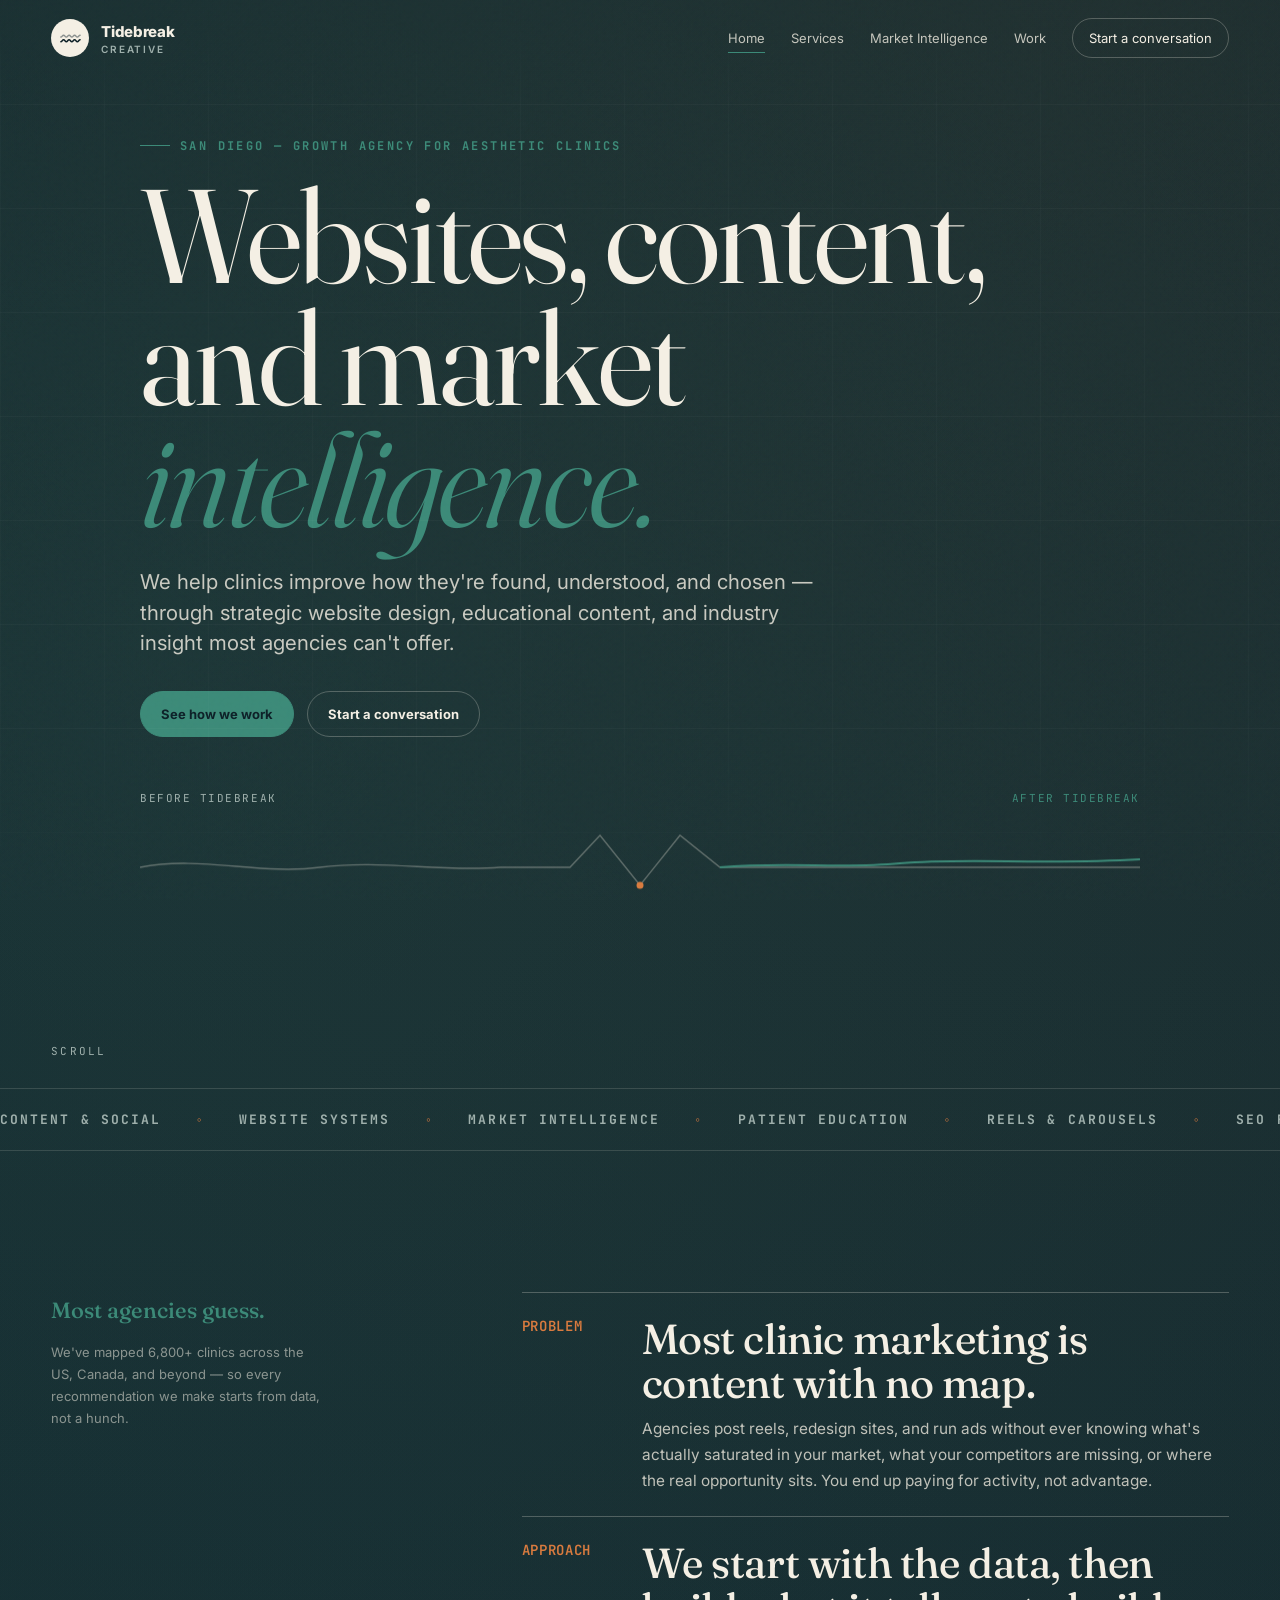
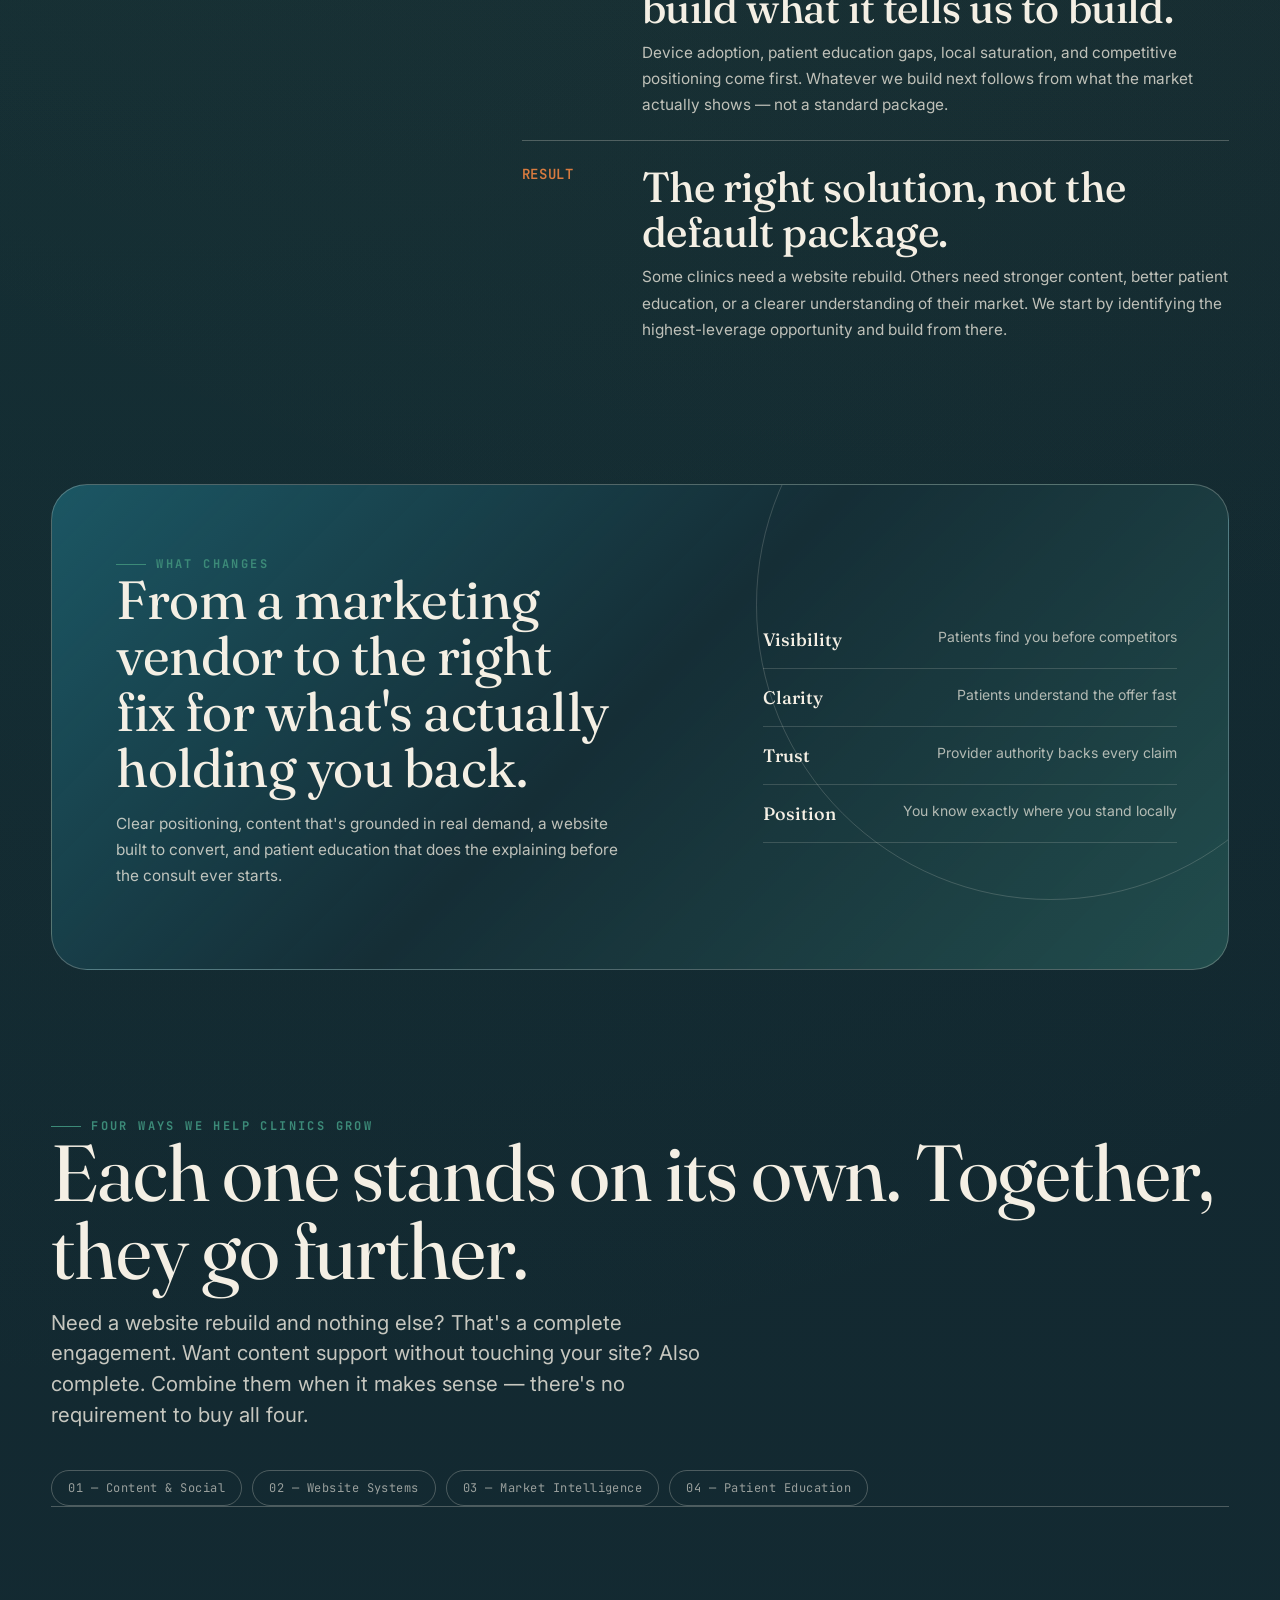
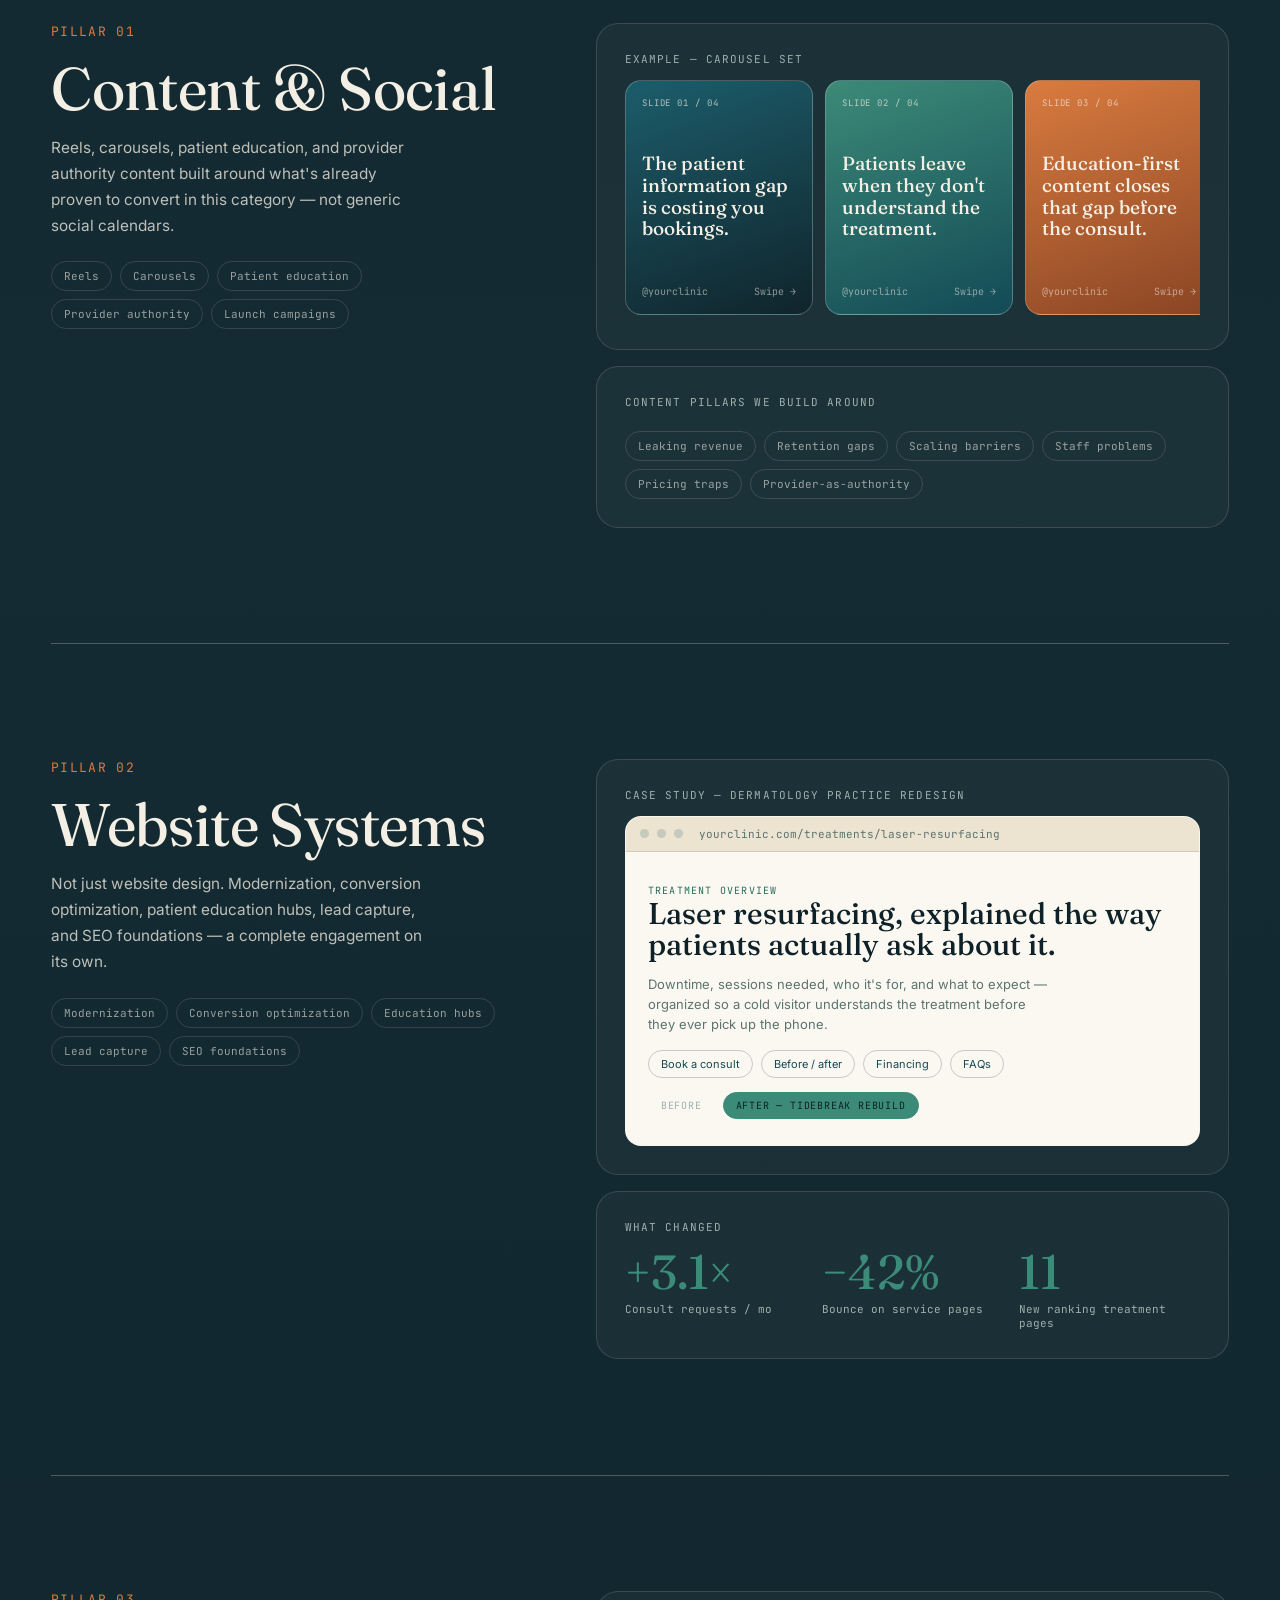
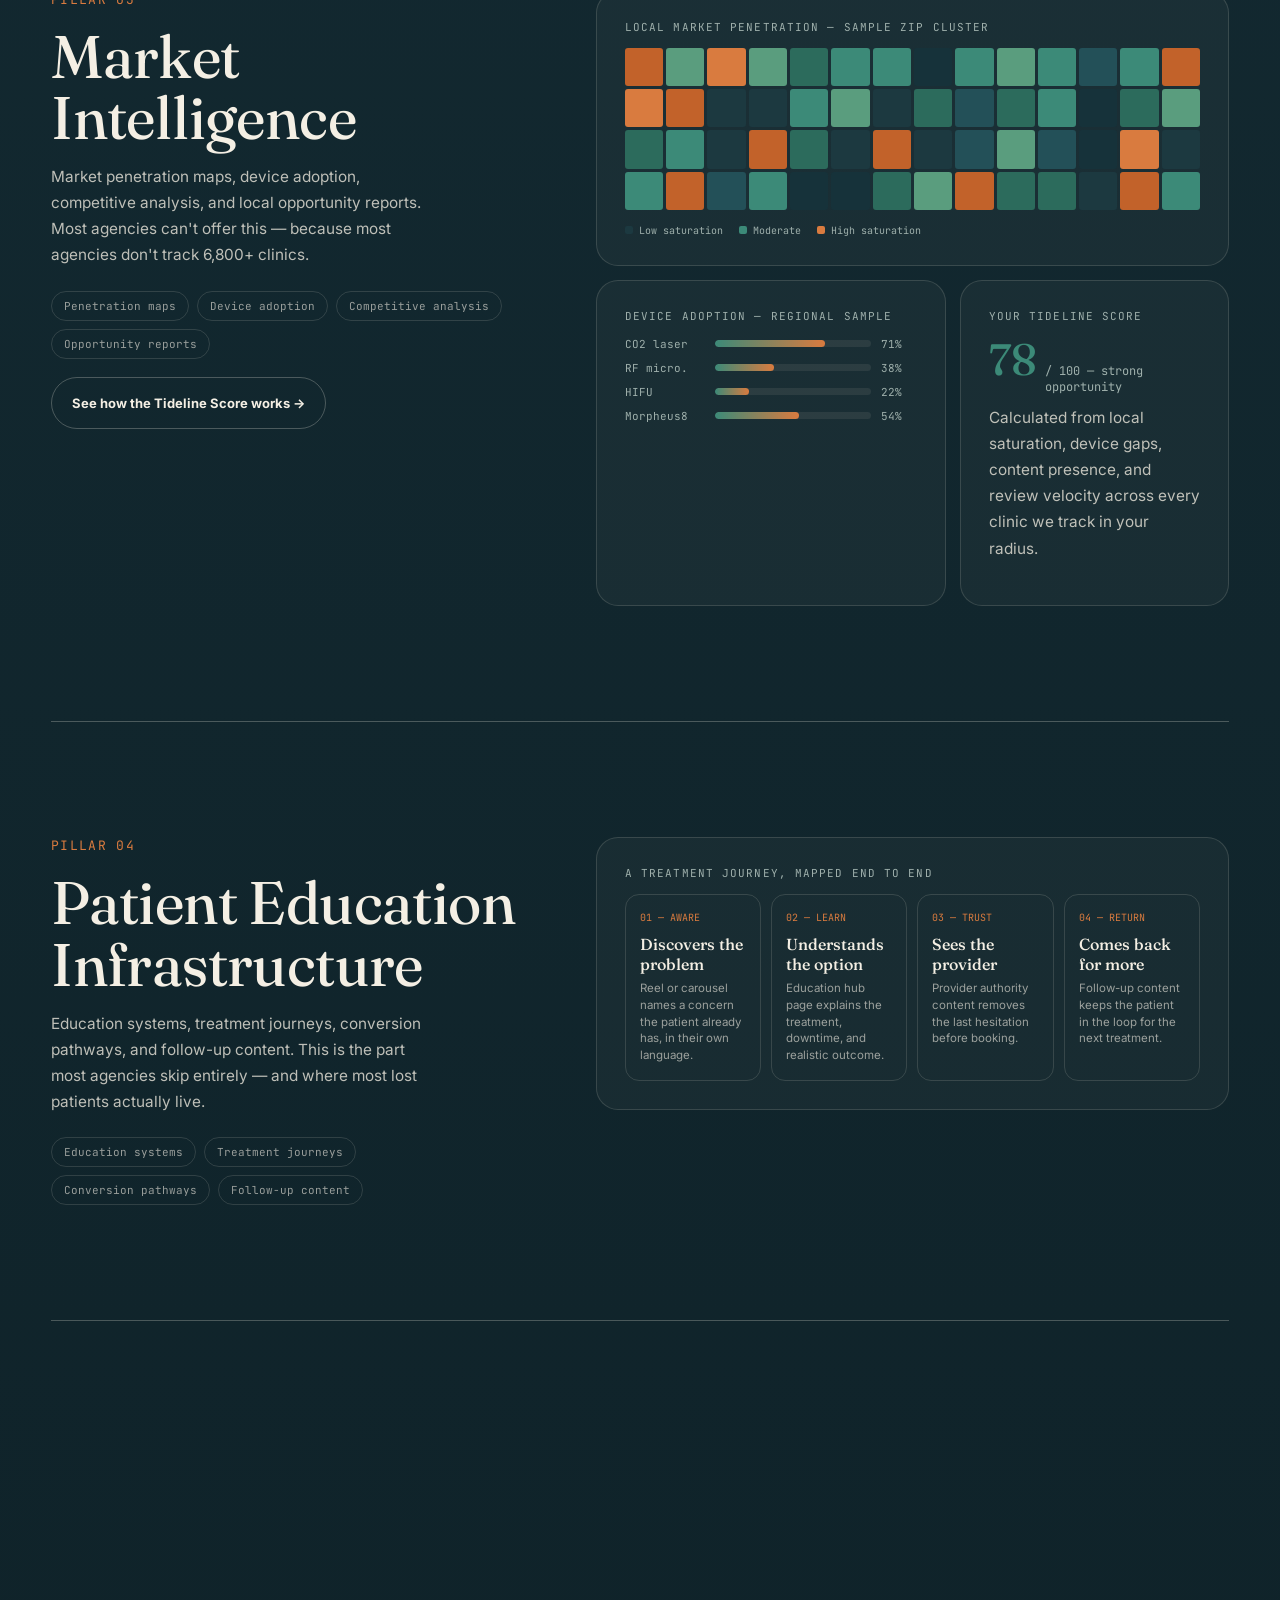
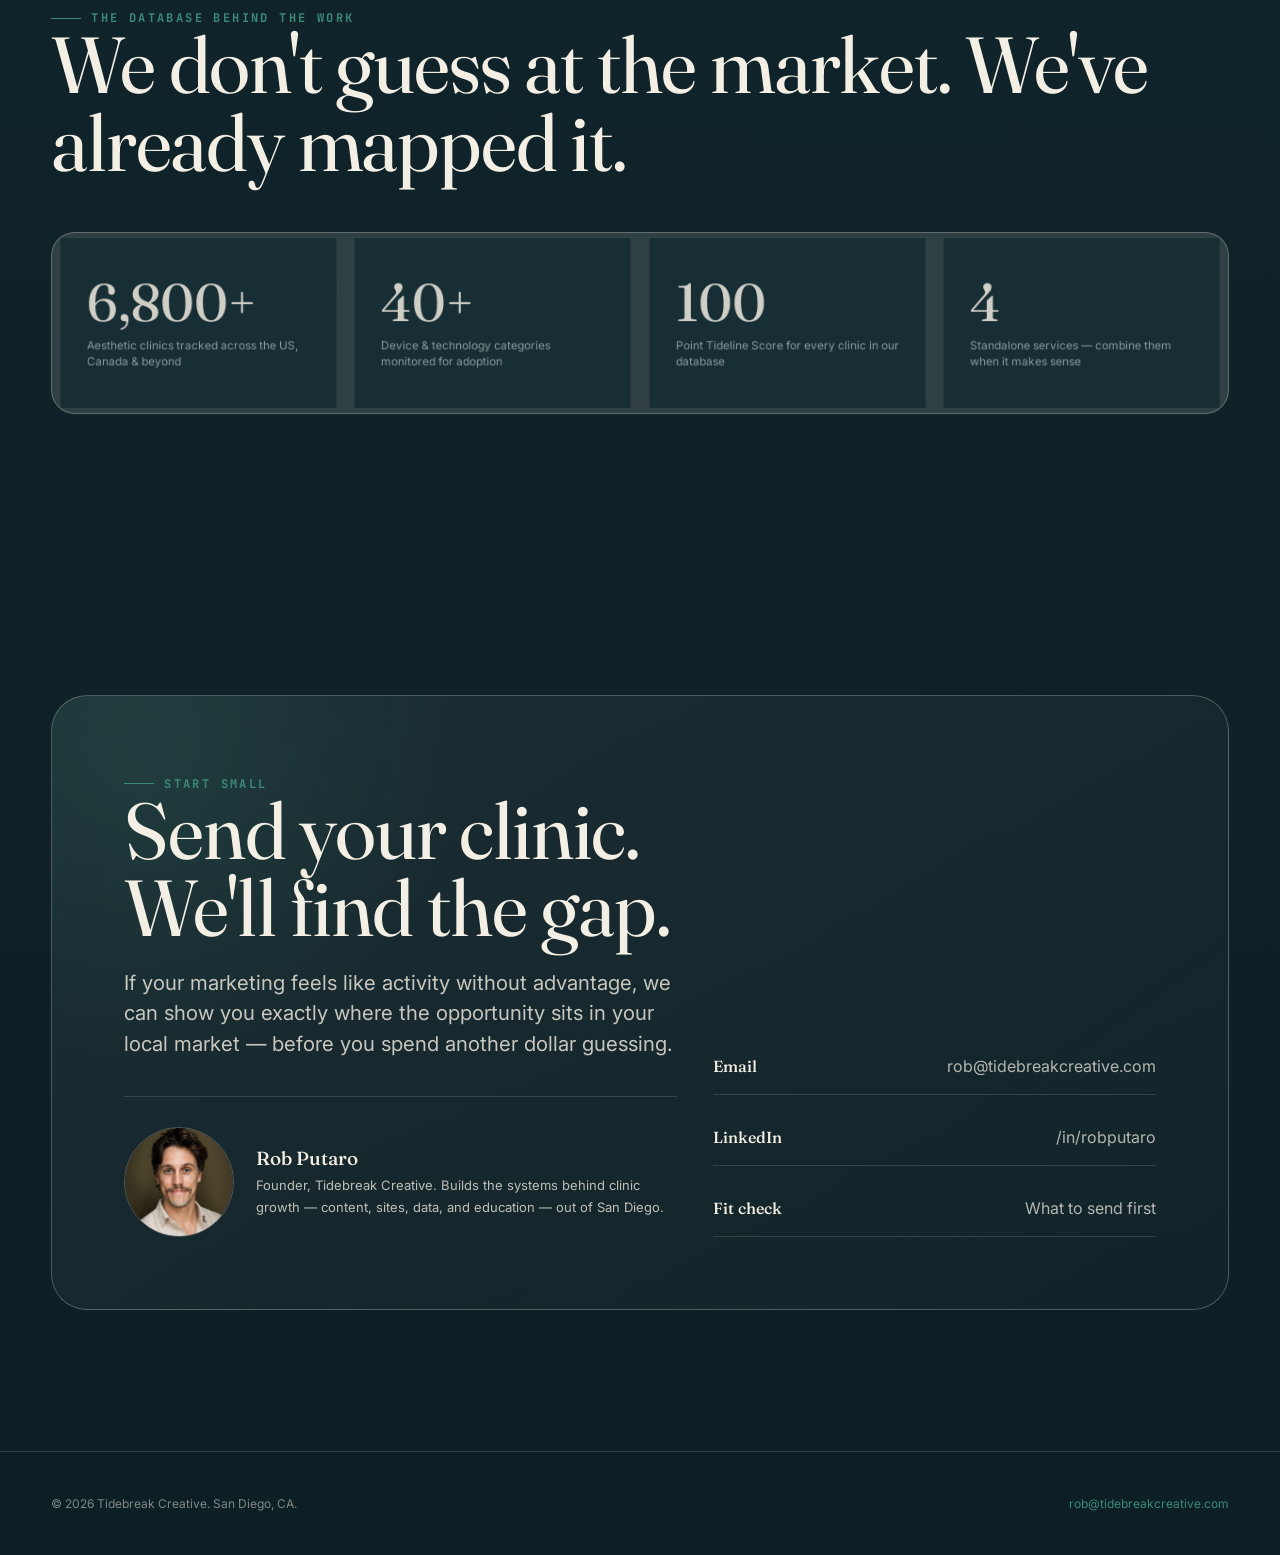
<file: index.html>
<!doctype html>
<html lang="en">
<head>
  <meta charset="utf-8" />
  <meta name="viewport" content="width=device-width, initial-scale=1" />
  <title>Tidebreak Creative | Growth Agency for Aesthetic & Dermatology Clinics</title>
  <meta name="description" content="Tidebreak Creative is a San Diego growth agency for medspa, dermatology, and aesthetic clinics. Content, websites, market intelligence, and patient education built on a database of 6,800+ clinics." />
  <meta name="robots" content="index, follow" />
  <meta property="og:title" content="Tidebreak Creative | Clinic Growth Agency" />
  <meta property="og:description" content="Content, websites, market intelligence, and patient education systems for aesthetic and dermatology clinics." />
  <meta property="og:type" content="website" />
  <link rel="stylesheet" href="styles.css" />
</head>
<body>
  <div class="progress" aria-hidden="true"></div>
  <nav class="nav" aria-label="Primary navigation">
    <a class="brand" href="index.html" aria-label="Tidebreak Creative home">
      <span class="brand-mark">
        <svg viewBox="0 0 24 24" fill="none"><path d="M2 16c1.5 0 1.5-2 3-2s1.5 2 3 2 1.5-2 3-2 1.5 2 3 2 1.5-2 3-2 1.5 2 3 2 1.5-2 3-2" stroke="currentColor" stroke-width="1.6" stroke-linecap="round"/><path d="M2 11c1.5 0 1.5-2 3-2s1.5 2 3 2 1.5-2 3-2 1.5 2 3 2 1.5-2 3-2 1.5 2 3 2 1.5-2 3-2" stroke="currentColor" stroke-width="1.6" stroke-linecap="round" opacity=".45"/></svg>
      </span>
      <span>Tidebreak <small>Creative</small></span>
    </a>
    <div class="nav-links">
      <a class="active" href="index.html">Home</a>
      <a href="services.html">Services</a>
      <a href="intelligence.html">Market Intelligence</a>
      <a href="work.html">Work</a>
      <a class="nav-cta" href="contact.html">Start a conversation</a>
    </div>
    <button class="menu-toggle" aria-expanded="false" aria-controls="mobile-panel">Menu</button>
  </nav>

  <div class="mobile-panel" id="mobile-panel">
    <a href="index.html">Home</a>
    <a href="services.html">Services</a>
    <a href="intelligence.html">Market Intelligence</a>
    <a href="work.html">Work</a>
    <a href="contact.html">Contact</a>
  </div>

  <main class="site-shell">
    <section class="section hero">
      <div class="inner hero-grid">
        <div class="hero-copy">
          <span class="eyebrow reveal">San Diego — growth agency for aesthetic clinics</span>
          <h1 class="display reveal delay-1">Websites, content, and market <em>intelligence.</em></h1>
          <p class="lead reveal delay-2">We help clinics improve how they're found, understood, and chosen — through strategic website design, educational content, and industry insight most agencies can't offer.</p>
          <div class="hero-actions reveal delay-3">
            <a class="btn btn-primary" href="services.html">See how we work</a>
            <a class="btn btn-secondary" href="contact.html">Start a conversation</a>
          </div>
        </div>
        <div class="breakline reveal delay-3" data-parallax="0.12" aria-hidden="true">
          <span class="breakline-label">Before Tidebreak</span>
          <span class="breakline-label right">After Tidebreak</span>
          <svg viewBox="0 0 1000 86" preserveAspectRatio="none">
            <path d="M0,50 C 60,38 120,58 180,50 C 240,42 300,55 360,50 L 430,50 L 460,18 L 500,68 L 540,18 L 580,50 L 1000,50" fill="none" stroke="rgba(244,239,228,0.32)" stroke-width="1.4"/>
            <path d="M580,50 C 650,44 700,52 760,46 C 830,40 900,48 1000,42" fill="none" stroke="#3c8a78" stroke-width="2"/>
            <circle cx="500" cy="68" r="3.5" fill="#d97b3f"/>
          </svg>
        </div>
      </div>
      <div class="scroll-cue">Scroll</div>
    </section>

    <section class="marquee" aria-label="Capabilities">
      <div class="marquee-track">
        <span>Content & social</span><span>Website systems</span><span>Market intelligence</span><span>Patient education</span><span>Reels & carousels</span><span>SEO foundations</span><span>Lead capture</span><span>Provider authority</span>
        <span>Content & social</span><span>Website systems</span><span>Market intelligence</span><span>Patient education</span><span>Reels & carousels</span><span>SEO foundations</span><span>Lead capture</span><span>Provider authority</span>
      </div>
    </section>

    <section class="section">
      <div class="inner split-intro">
        <div class="sticky-label reveal">
          <b>Most agencies guess.</b>
          We've mapped 6,800+ clinics across the US, Canada, and beyond — so every recommendation we make starts from data, not a hunch.
        </div>
        <div class="editorial-stack">
          <div class="editorial-panel reveal">
            <div class="num">PROBLEM</div>
            <div>
              <h3>Most clinic marketing is content with no map.</h3>
              <p>Agencies post reels, redesign sites, and run ads without ever knowing what's actually saturated in your market, what your competitors are missing, or where the real opportunity sits. You end up paying for activity, not advantage.</p>
            </div>
          </div>
          <div class="editorial-panel reveal delay-1">
            <div class="num">APPROACH</div>
            <div>
              <h3>We start with the data, then build what it tells us to build.</h3>
              <p>Device adoption, patient education gaps, local saturation, and competitive positioning come first. Whatever we build next follows from what the market actually shows — not a standard package.</p>
            </div>
          </div>
          <div class="editorial-panel reveal delay-2">
            <div class="num">RESULT</div>
            <div>
              <h3>The right solution, not the default package.</h3>
              <p>Some clinics need a website rebuild. Others need stronger content, better patient education, or a clearer understanding of their market. We start by identifying the highest-leverage opportunity and build from there.</p>
            </div>
          </div>
        </div>
      </div>
    </section>

    <section class="tilt-band">
      <div class="inner reveal">
        <div class="tilt-copy">
          <span class="eyebrow">What changes</span>
          <h2 class="midline">From a marketing vendor to the right fix for what's actually holding you back.</h2>
          <p>Clear positioning, content that's grounded in real demand, a website built to convert, and patient education that does the explaining before the consult ever starts.</p>
        </div>
        <div class="tilt-meter">
          <div class="meter-row"><strong>Visibility</strong><span>Patients find you before competitors</span></div>
          <div class="meter-row"><strong>Clarity</strong><span>Patients understand the offer fast</span></div>
          <div class="meter-row"><strong>Trust</strong><span>Provider authority backs every claim</span></div>
          <div class="meter-row"><strong>Position</strong><span>You know exactly where you stand locally</span></div>
        </div>
      </div>
    </section>

    <!-- ============ PILLARS ============ -->
    <section class="section" id="pillars">
      <div class="inner">
        <span class="eyebrow reveal">Four ways we help clinics grow</span>
        <h2 class="headline reveal delay-1">Each one stands on its own. Together, they go further.</h2>
        <p class="lead reveal delay-2" style="max-width:680px;margin-top:18px;">Need a website rebuild and nothing else? That's a complete engagement. Want content support without touching your site? Also complete. Combine them when it makes sense — there's no requirement to buy all four.</p>
        <div class="pillar-index reveal delay-2">
          <a class="pillar-chip" href="#pillar-1">01 — Content & Social</a>
          <a class="pillar-chip" href="#pillar-2">02 — Website Systems</a>
          <a class="pillar-chip" href="#pillar-3">03 — Market Intelligence</a>
          <a class="pillar-chip" href="#pillar-4">04 — Patient Education</a>
        </div>

        <!-- PILLAR 1: CONTENT & SOCIAL -->
        <article class="pillar" id="pillar-1">
          <div class="pillar-meta reveal-left">
            <span class="pillar-num">PILLAR 01</span>
            <h3>Content & Social</h3>
            <p>Reels, carousels, patient education, and provider authority content built around what's already proven to convert in this category — not generic social calendars.</p>
            <div class="pillar-tags">
              <span>Reels</span><span>Carousels</span><span>Patient education</span><span>Provider authority</span><span>Launch campaigns</span>
            </div>
          </div>
          <div class="pillar-proof">
            <div class="proof-card reveal-scale">
              <span class="proof-label">Example — carousel set</span>
              <div class="carousel-strip">
                <div class="carousel-slide s1">
                  <span class="cs-tag">Slide 01 / 04</span>
                  <span class="cs-title">The patient information gap is costing you bookings.</span>
                  <div class="cs-foot"><span>@yourclinic</span><span>Swipe →</span></div>
                </div>
                <div class="carousel-slide s2">
                  <span class="cs-tag">Slide 02 / 04</span>
                  <span class="cs-title">Patients leave when they don't understand the treatment.</span>
                  <div class="cs-foot"><span>@yourclinic</span><span>Swipe →</span></div>
                </div>
                <div class="carousel-slide s3">
                  <span class="cs-tag">Slide 03 / 04</span>
                  <span class="cs-title">Education-first content closes that gap before the consult.</span>
                  <div class="cs-foot"><span>@yourclinic</span><span>Swipe →</span></div>
                </div>
                <div class="carousel-slide s4">
                  <span class="cs-tag">Slide 04 / 04</span>
                  <span class="cs-title">Book a consult — link in bio.</span>
                  <div class="cs-foot"><span>@yourclinic</span><span>Saved 412×</span></div>
                </div>
              </div>
            </div>
            <div class="proof-card reveal-scale delay-1">
              <span class="proof-label">Content pillars we build around</span>
              <div class="pillar-tags">
                <span>Leaking revenue</span><span>Retention gaps</span><span>Scaling barriers</span><span>Staff problems</span><span>Pricing traps</span><span>Provider-as-authority</span>
              </div>
            </div>
          </div>
        </article>

        <!-- PILLAR 2: WEBSITE SYSTEMS -->
        <article class="pillar" id="pillar-2">
          <div class="pillar-meta reveal-right">
            <span class="pillar-num">PILLAR 02</span>
            <h3>Website Systems</h3>
            <p>Not just website design. Modernization, conversion optimization, patient education hubs, lead capture, and SEO foundations — a complete engagement on its own.</p>
            <div class="pillar-tags">
              <span>Modernization</span><span>Conversion optimization</span><span>Education hubs</span><span>Lead capture</span><span>SEO foundations</span>
            </div>
          </div>
          <div class="pillar-proof">
            <div class="proof-card reveal-scale">
              <span class="proof-label">Case study — dermatology practice redesign</span>
              <div class="browser-mock">
                <div class="browser-chrome">
                  <span class="browser-dot"></span><span class="browser-dot"></span><span class="browser-dot"></span>
                  <span class="browser-url">yourclinic.com/treatments/laser-resurfacing</span>
                </div>
                <div class="browser-body">
                  <span class="bb-eyebrow">Treatment overview</span>
                  <div class="bb-h">Laser resurfacing, explained the way patients actually ask about it.</div>
                  <p class="bb-p">Downtime, sessions needed, who it's for, and what to expect — organized so a cold visitor understands the treatment before they ever pick up the phone.</p>
                  <div class="bb-row">
                    <span class="bb-chip">Book a consult</span>
                    <span class="bb-chip">Before / after</span>
                    <span class="bb-chip">Financing</span>
                    <span class="bb-chip">FAQs</span>
                  </div>
                  <div class="before-after-toggle">
                    <span class="ba-pill">Before</span>
                    <span class="ba-pill active">After — Tidebreak rebuild</span>
                  </div>
                </div>
              </div>
            </div>
            <div class="proof-card reveal-scale delay-1">
              <span class="proof-label">What changed</span>
              <div class="case-stats" style="margin-top:0;">
                <div class="case-stat"><div class="num">+3.1×</div><div class="label">Consult requests / mo</div></div>
                <div class="case-stat"><div class="num">−42%</div><div class="label">Bounce on service pages</div></div>
                <div class="case-stat"><div class="num">11</div><div class="label">New ranking treatment pages</div></div>
              </div>
            </div>
          </div>
        </article>

        <!-- PILLAR 3: MARKET INTELLIGENCE -->
        <article class="pillar" id="pillar-3">
          <div class="pillar-meta reveal-left">
            <span class="pillar-num">PILLAR 03</span>
            <h3>Market Intelligence</h3>
            <p>Market penetration maps, device adoption, competitive analysis, and local opportunity reports. Most agencies can't offer this — because most agencies don't track 6,800+ clinics.</p>
            <div class="pillar-tags">
              <span>Penetration maps</span><span>Device adoption</span><span>Competitive analysis</span><span>Opportunity reports</span>
            </div>
            <p style="margin-top:18px;"><a class="btn btn-secondary" href="intelligence.html" style="display:inline-flex;">See how the Tideline Score works →</a></p>
          </div>
          <div class="pillar-proof">
            <div class="intel-grid">
              <div class="proof-card reveal-scale">
                <span class="proof-label">Local market penetration — sample ZIP cluster</span>
                <div class="score-map" id="scoreMap"></div>
                <div class="score-legend">
                  <span><span class="legend-dot" style="background:#1c3940;"></span>Low saturation</span>
                  <span><span class="legend-dot" style="background:#3c8a78;"></span>Moderate</span>
                  <span><span class="legend-dot" style="background:#d97b3f;"></span>High saturation</span>
                </div>
              </div>
              <div class="proof-card reveal-scale delay-1">
                <span class="proof-label">Device adoption — regional sample</span>
                <div class="device-bars">
                  <div class="dbar-row"><span>CO2 laser</span><div class="dbar-track"><div class="dbar-fill" style="width:71%;"></div></div><span>71%</span></div>
                  <div class="dbar-row"><span>RF micro.</span><div class="dbar-track"><div class="dbar-fill" style="width:38%;"></div></div><span>38%</span></div>
                  <div class="dbar-row"><span>HIFU</span><div class="dbar-track"><div class="dbar-fill" style="width:22%;"></div></div><span>22%</span></div>
                  <div class="dbar-row"><span>Morpheus8</span><div class="dbar-track"><div class="dbar-fill" style="width:54%;"></div></div><span>54%</span></div>
                </div>
              </div>
              <div class="proof-card reveal-scale delay-2">
                <span class="proof-label">Your Tideline Score</span>
                <div class="score-stat"><span class="num">78</span><span class="unit">/ 100 — strong opportunity</span></div>
                <p style="margin-top:10px;">Calculated from local saturation, device gaps, content presence, and review velocity across every clinic we track in your radius.</p>
              </div>
            </div>
          </div>
        </article>

        <!-- PILLAR 4: PATIENT EDUCATION INFRASTRUCTURE -->
        <article class="pillar" id="pillar-4">
          <div class="pillar-meta reveal-right">
            <span class="pillar-num">PILLAR 04</span>
            <h3>Patient Education Infrastructure</h3>
            <p>Education systems, treatment journeys, conversion pathways, and follow-up content. This is the part most agencies skip entirely — and where most lost patients actually live.</p>
            <div class="pillar-tags">
              <span>Education systems</span><span>Treatment journeys</span><span>Conversion pathways</span><span>Follow-up content</span>
            </div>
          </div>
          <div class="pillar-proof">
            <div class="proof-card reveal-scale">
              <span class="proof-label">A treatment journey, mapped end to end</span>
              <div class="journey-rail">
                <div class="journey-step"><span class="js-num">01 — AWARE</span><h4>Discovers the problem</h4><p>Reel or carousel names a concern the patient already has, in their own language.</p></div>
                <div class="journey-step"><span class="js-num">02 — LEARN</span><h4>Understands the option</h4><p>Education hub page explains the treatment, downtime, and realistic outcome.</p></div>
                <div class="journey-step"><span class="js-num">03 — TRUST</span><h4>Sees the provider</h4><p>Provider authority content removes the last hesitation before booking.</p></div>
                <div class="journey-step"><span class="js-num">04 — RETURN</span><h4>Comes back for more</h4><p>Follow-up content keeps the patient in the loop for the next treatment.</p></div>
              </div>
            </div>
          </div>
        </article>
      </div>
    </section>

    <!-- ============ STATS ============ -->
    <section class="section">
      <div class="inner">
        <span class="eyebrow reveal">The database behind the work</span>
        <h2 class="headline reveal delay-1">We don't guess at the market. We've already mapped it.</h2>
        <div class="stat-band reveal delay-2">
          <div class="stat-cell" data-drift><div class="num">6,800+</div><div class="label">Aesthetic clinics tracked across the US, Canada & beyond</div></div>
          <div class="stat-cell" data-drift><div class="num">40+</div><div class="label">Device & technology categories monitored for adoption</div></div>
          <div class="stat-cell" data-drift><div class="num">100</div><div class="label">Point Tideline Score for every clinic in our database</div></div>
          <div class="stat-cell" data-drift><div class="num">4</div><div class="label">Standalone services — combine them when it makes sense</div></div>
        </div>
      </div>
    </section>

    <!-- ============ CONTACT ============ -->
    <section class="section">
      <div class="inner contact-panel reveal">
        <div>
          <span class="eyebrow">Start small</span>
          <h2 class="headline">Send your clinic. We'll find the gap.</h2>
          <p class="lead">If your marketing feels like activity without advantage, we can show you exactly where the opportunity sits in your local market — before you spend another dollar guessing.</p>
          <div class="founder-strip">
            <div class="founder-photo"><img src="assets/headshot.jpg" alt="Rob Putaro, founder of Tidebreak Creative" onerror="this.style.display='none'" /></div>
            <div>
              <h4>Rob Putaro</h4>
              <p>Founder, Tidebreak Creative. Builds the systems behind clinic growth — content, sites, data, and education — out of San Diego.</p>
            </div>
          </div>
        </div>
        <div class="contact-links">
          <a class="contact-link" href="mailto:rob@tidebreakcreative.com?subject=Clinic growth conversation"><b>Email</b><span>rob@tidebreakcreative.com</span></a>
          <a class="contact-link" href="https://www.linkedin.com/in/robputaro/" target="_blank" rel="noreferrer"><b>LinkedIn</b><span>/in/robputaro</span></a>
          <a class="contact-link" href="contact.html"><b>Fit check</b><span>What to send first</span></a>
        </div>
      </div>
    </section>
  </main>

  <footer class="footer">
    <div class="inner">
      <span>© <span data-year></span> Tidebreak Creative. San Diego, CA.</span>
      <span><a href="mailto:rob@tidebreakcreative.com">rob@tidebreakcreative.com</a></span>
    </div>
  </footer>

  <script src="script.js"></script>
  <script>
    // Generate the market saturation map deterministically
    (function() {
      const grid = document.getElementById('scoreMap');
      if (!grid) return;
      const colors = ['#16323a', '#1c3940', '#235058', '#2c6b5c', '#3c8a78', '#5a9d7e', '#c2622a', '#d97b3f'];
      const weights = [3, 5, 6, 8, 7, 5, 3, 2];
      const pool = [];
      colors.forEach((c, i) => { for (let n = 0; n < weights[i]; n++) pool.push(c); });
      let seed = 42;
      function rand() { seed = (seed * 9301 + 49297) % 233280; return seed / 233280; }
      for (let i = 0; i < 56; i++) {
        const cell = document.createElement('div');
        cell.className = 'score-cell';
        cell.style.background = pool[Math.floor(rand() * pool.length)];
        grid.appendChild(cell);
      }
    })();
  </script>
</body>
</html>
</file>
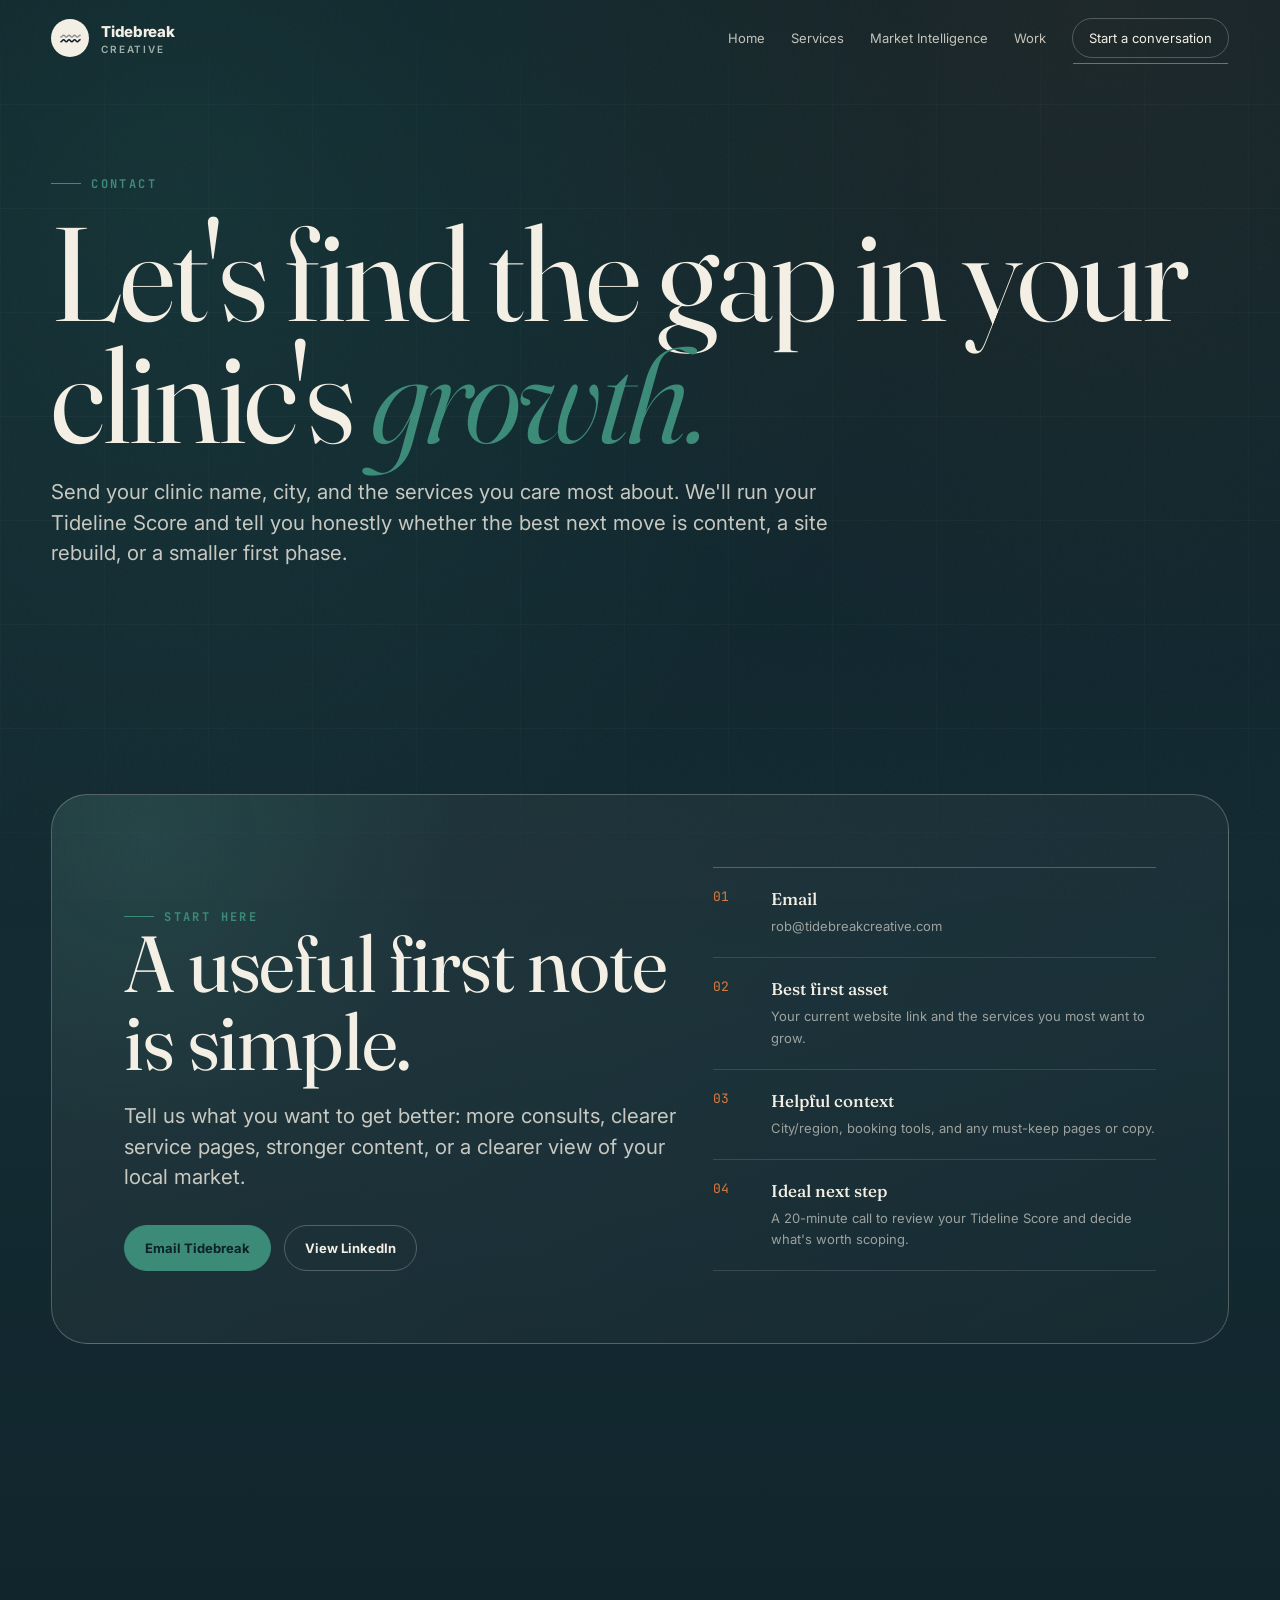
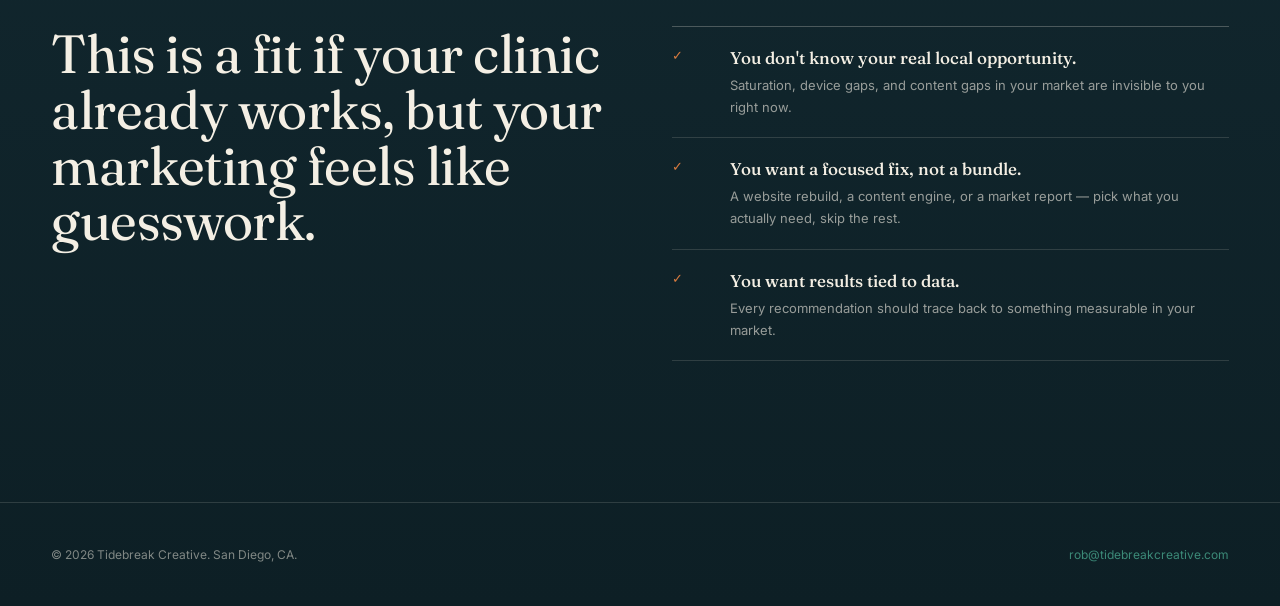
<file: contact.html>
<!doctype html>
<html lang="en">
<head>
  <meta charset="utf-8" />
  <meta name="viewport" content="width=device-width, initial-scale=1" />
  <title>Contact | Tidebreak Creative</title>
  <meta name="description" content="Start a conversation about content, website systems, market intelligence, or patient education infrastructure for your clinic." />
  <link rel="stylesheet" href="styles.css" />
</head>
<body>
  <div class="progress" aria-hidden="true"></div>
  <nav class="nav" aria-label="Primary navigation">
    <a class="brand" href="index.html">
      <span class="brand-mark"><svg viewBox="0 0 24 24" fill="none"><path d="M2 16c1.5 0 1.5-2 3-2s1.5 2 3 2 1.5-2 3-2 1.5 2 3 2 1.5-2 3-2 1.5 2 3 2 1.5-2 3-2" stroke="currentColor" stroke-width="1.6" stroke-linecap="round"/><path d="M2 11c1.5 0 1.5-2 3-2s1.5 2 3 2 1.5-2 3-2 1.5 2 3 2 1.5-2 3-2 1.5 2 3 2 1.5-2 3-2" stroke="currentColor" stroke-width="1.6" stroke-linecap="round" opacity=".45"/></svg></span>
      <span>Tidebreak <small>Creative</small></span>
    </a>
    <div class="nav-links">
      <a href="index.html">Home</a>
      <a href="services.html">Services</a>
      <a href="intelligence.html">Market Intelligence</a>
      <a href="work.html">Work</a>
      <a class="nav-cta active" href="contact.html">Start a conversation</a>
    </div>
    <button class="menu-toggle" aria-expanded="false" aria-controls="mobile-panel">Menu</button>
  </nav>
  <div class="mobile-panel" id="mobile-panel">
    <a href="index.html">Home</a><a href="services.html">Services</a><a href="intelligence.html">Market Intelligence</a><a href="work.html">Work</a><a href="contact.html">Contact</a>
  </div>

  <main class="site-shell">
    <section class="section page-hero">
      <div class="inner">
        <span class="eyebrow reveal">Contact</span>
        <h1 class="display reveal delay-1">Let's find the gap in your clinic's <em>growth.</em></h1>
        <p class="lead reveal delay-2">Send your clinic name, city, and the services you care most about. We'll run your Tideline Score and tell you honestly whether the best next move is content, a site rebuild, or a smaller first phase.</p>
      </div>
    </section>

    <section class="section">
      <div class="inner contact-panel reveal">
        <div>
          <span class="eyebrow">Start here</span>
          <h2 class="headline">A useful first note is simple.</h2>
          <p class="lead">Tell us what you want to get better: more consults, clearer service pages, stronger content, or a clearer view of your local market.</p>
          <div class="hero-actions">
            <a class="btn btn-primary" href="mailto:rob@tidebreakcreative.com?subject=Clinic growth conversation&body=Hi Rob,%0D%0A%0D%0AI'd like to talk about growth for our clinic.%0D%0A%0D%0AClinic name:%0D%0ACity:%0D%0ACurrent website:%0D%0APriority services:%0D%0AWhat feels outdated, unclear, or like guesswork:%0D%0A">Email Tidebreak</a>
            <a class="btn btn-secondary" href="https://www.linkedin.com/in/robputaro/" target="_blank" rel="noreferrer">View LinkedIn</a>
          </div>
        </div>
        <div class="list-lines">
          <div class="list-line"><span>01</span><div><b>Email</b><small><a href="mailto:rob@tidebreakcreative.com">rob@tidebreakcreative.com</a></small></div></div>
          <div class="list-line"><span>02</span><div><b>Best first asset</b><small>Your current website link and the services you most want to grow.</small></div></div>
          <div class="list-line"><span>03</span><div><b>Helpful context</b><small>City/region, booking tools, and any must-keep pages or copy.</small></div></div>
          <div class="list-line"><span>04</span><div><b>Ideal next step</b><small>A 20-minute call to review your Tideline Score and decide what's worth scoping.</small></div></div>
        </div>
      </div>
    </section>

    <section class="section">
      <div class="inner two-col">
        <div class="reveal-left"><h2 class="midline">This is a fit if your clinic already works, but your marketing feels like guesswork.</h2></div>
        <div class="list-lines reveal-right">
          <div class="list-line"><span>✓</span><div><b>You don't know your real local opportunity.</b><small>Saturation, device gaps, and content gaps in your market are invisible to you right now.</small></div></div>
          <div class="list-line"><span>✓</span><div><b>You want a focused fix, not a bundle.</b><small>A website rebuild, a content engine, or a market report — pick what you actually need, skip the rest.</small></div></div>
          <div class="list-line"><span>✓</span><div><b>You want results tied to data.</b><small>Every recommendation should trace back to something measurable in your market.</small></div></div>
        </div>
      </div>
    </section>
  </main>
  <footer class="footer"><div class="inner"><span>© <span data-year></span> Tidebreak Creative. San Diego, CA.</span><span><a href="mailto:rob@tidebreakcreative.com">rob@tidebreakcreative.com</a></span></div></footer>
  <script src="script.js"></script>
</body>
</html>
</file>
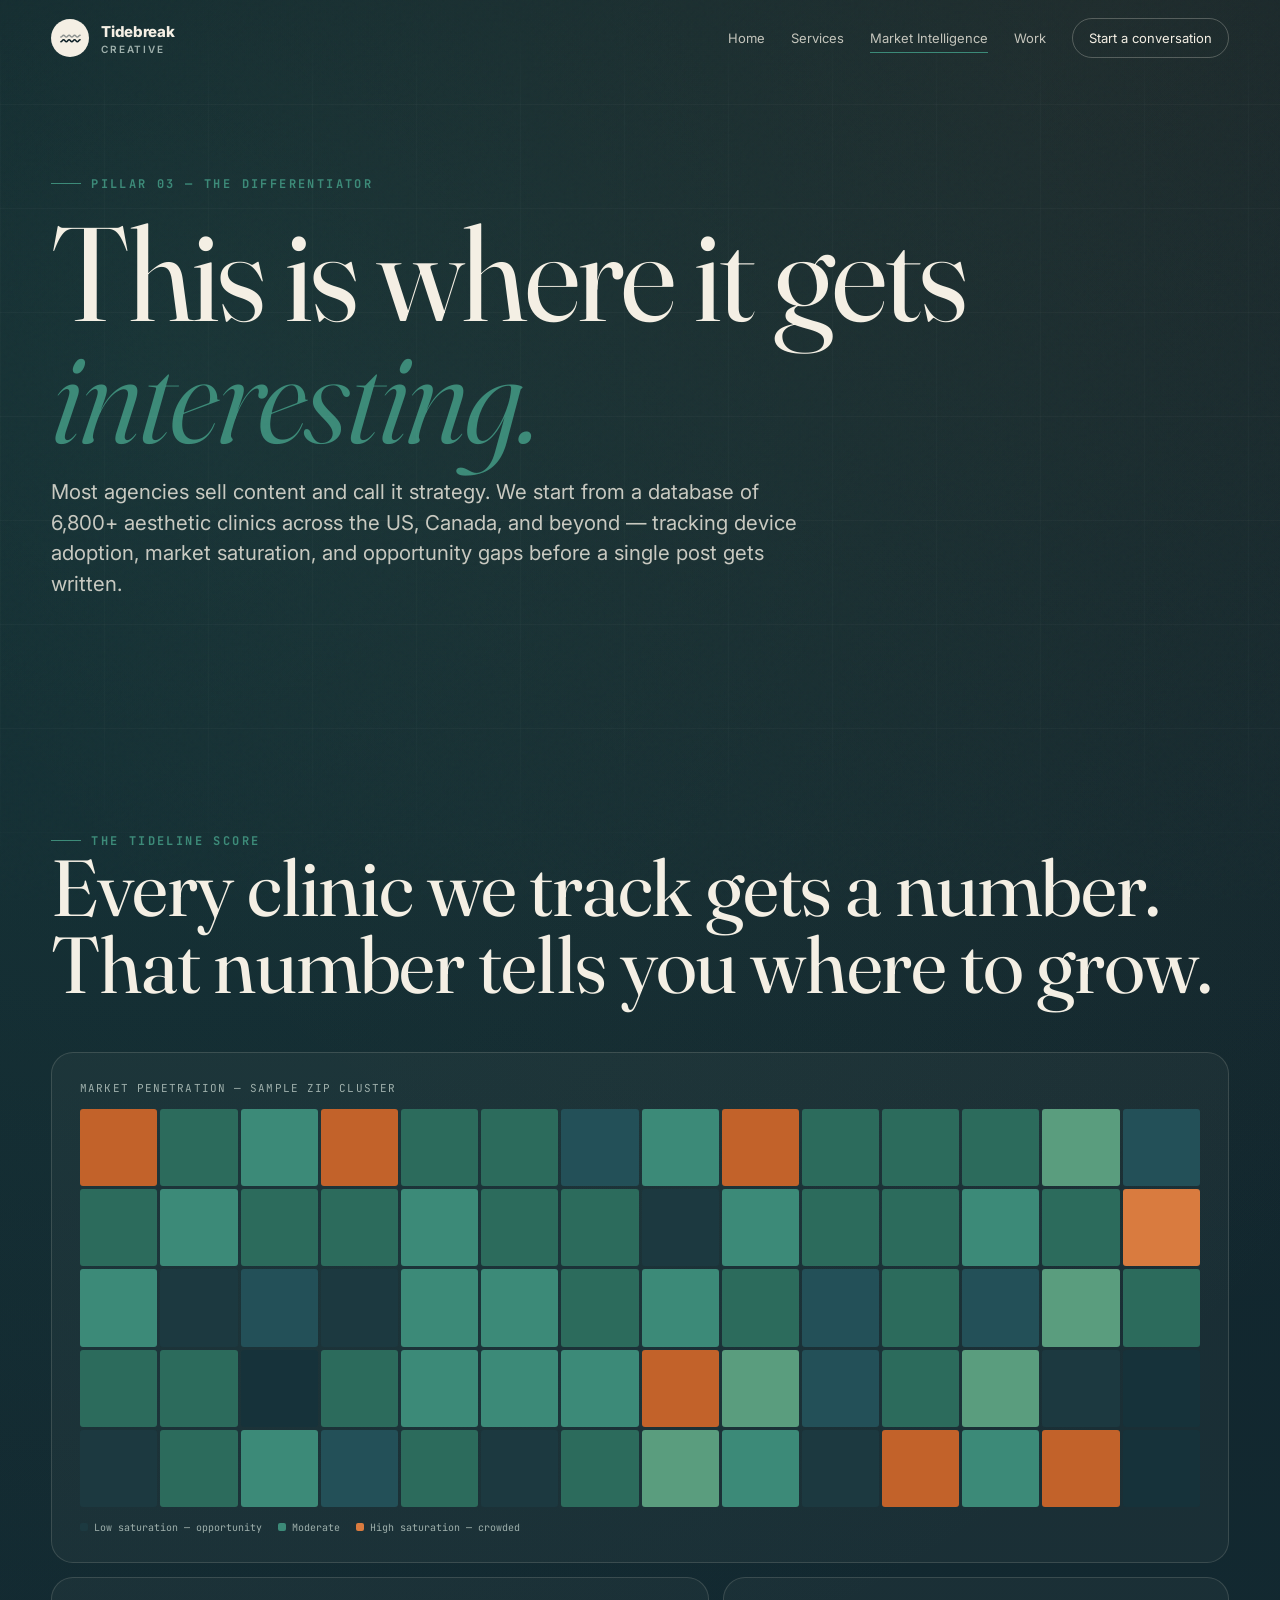
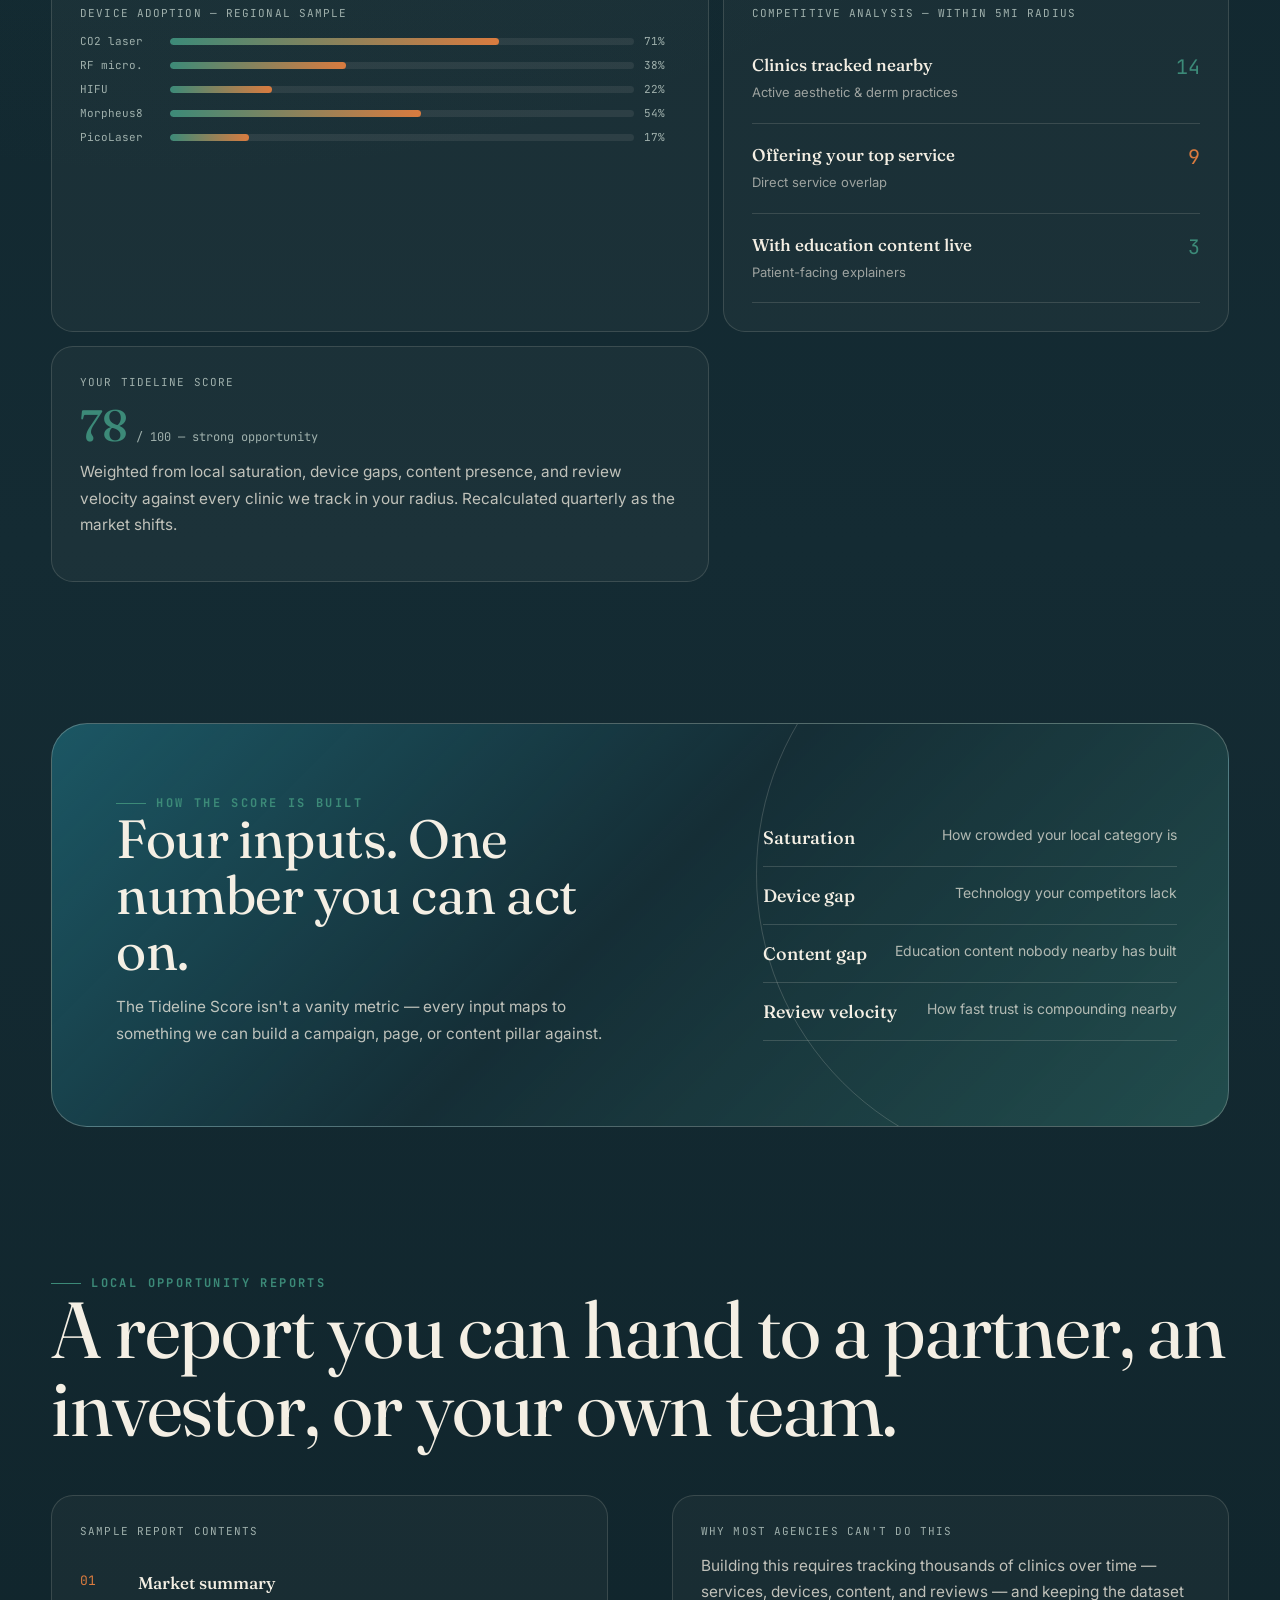
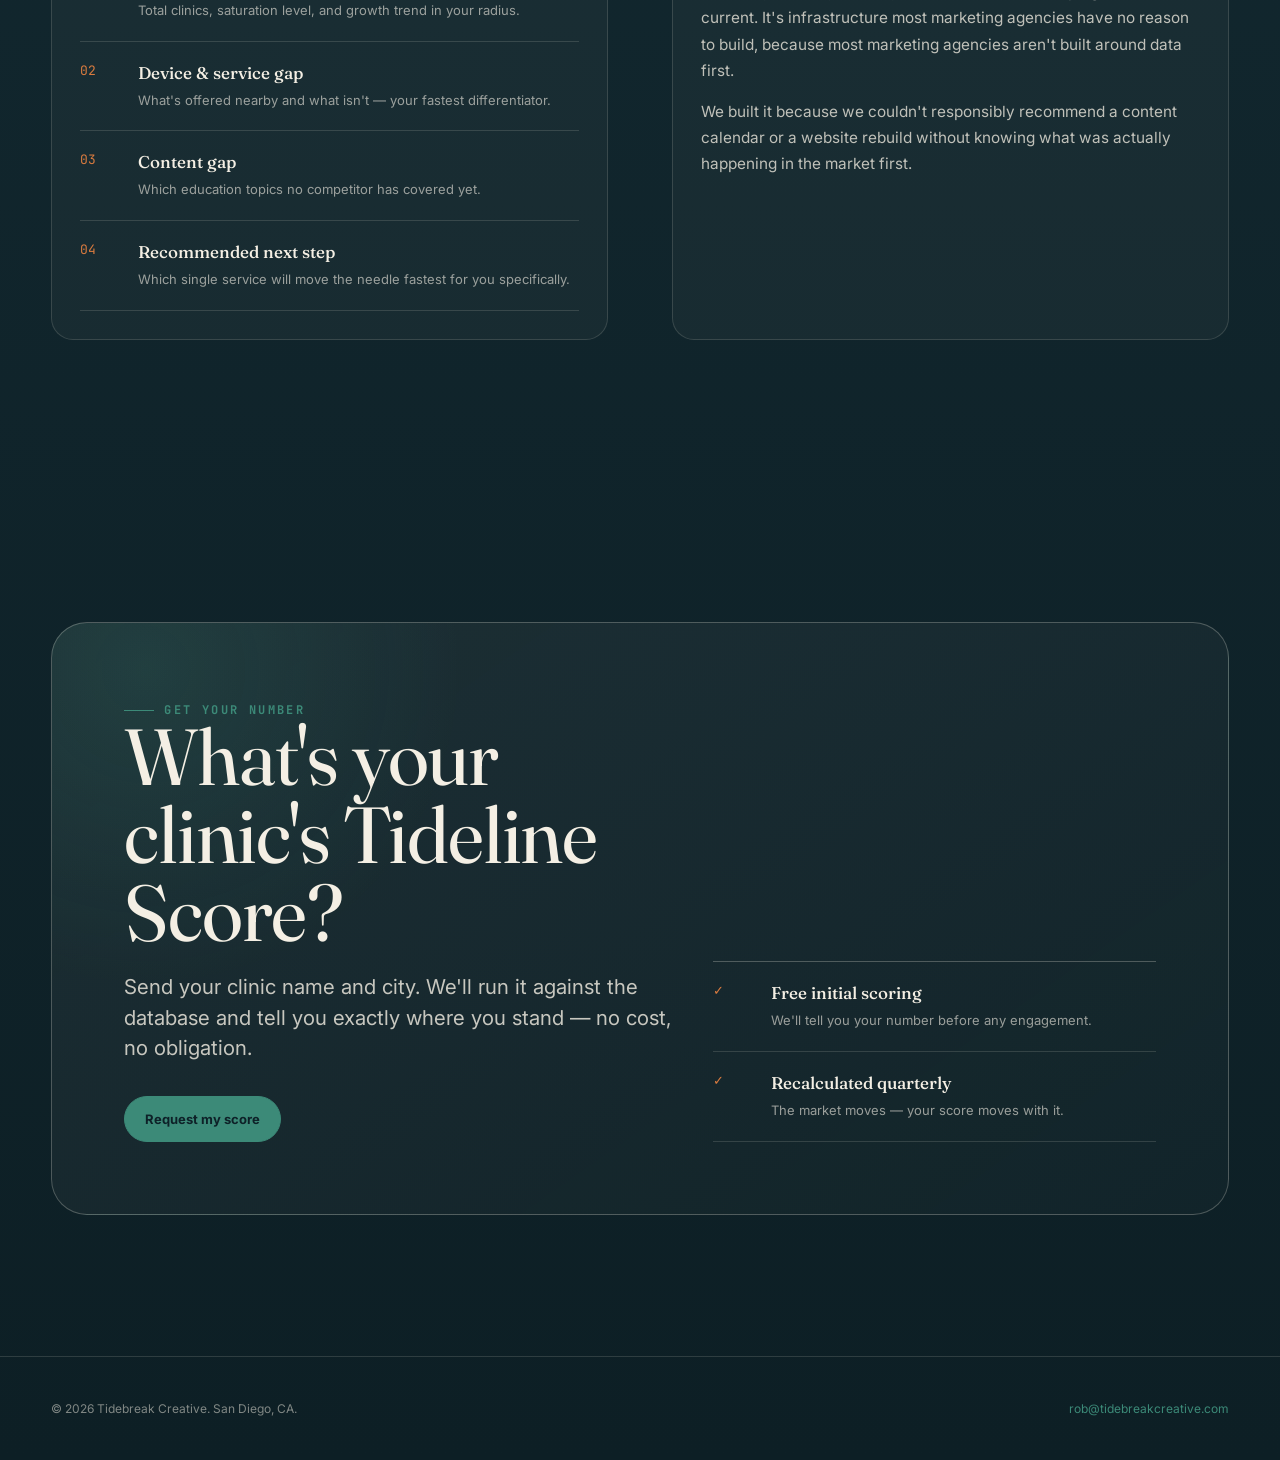
<file: intelligence.html>
<!doctype html>
<html lang="en">
<head>
  <meta charset="utf-8" />
  <meta name="viewport" content="width=device-width, initial-scale=1" />
  <title>Market Intelligence | Tidebreak Creative</title>
  <meta name="description" content="The Tideline Score: market penetration maps, device adoption tracking, competitive analysis, and local opportunity reports for aesthetic clinics, built on a database of 6,800+ clinics." />
  <link rel="stylesheet" href="styles.css" />
</head>
<body>
  <div class="progress" aria-hidden="true"></div>
  <nav class="nav" aria-label="Primary navigation">
    <a class="brand" href="index.html">
      <span class="brand-mark"><svg viewBox="0 0 24 24" fill="none"><path d="M2 16c1.5 0 1.5-2 3-2s1.5 2 3 2 1.5-2 3-2 1.5 2 3 2 1.5-2 3-2 1.5 2 3 2 1.5-2 3-2" stroke="currentColor" stroke-width="1.6" stroke-linecap="round"/><path d="M2 11c1.5 0 1.5-2 3-2s1.5 2 3 2 1.5-2 3-2 1.5 2 3 2 1.5-2 3-2 1.5 2 3 2 1.5-2 3-2" stroke="currentColor" stroke-width="1.6" stroke-linecap="round" opacity=".45"/></svg></span>
      <span>Tidebreak <small>Creative</small></span>
    </a>
    <div class="nav-links">
      <a href="index.html">Home</a>
      <a href="services.html">Services</a>
      <a class="active" href="intelligence.html">Market Intelligence</a>
      <a href="work.html">Work</a>
      <a class="nav-cta" href="contact.html">Start a conversation</a>
    </div>
    <button class="menu-toggle" aria-expanded="false" aria-controls="mobile-panel">Menu</button>
  </nav>
  <div class="mobile-panel" id="mobile-panel">
    <a href="index.html">Home</a><a href="services.html">Services</a><a href="intelligence.html">Market Intelligence</a><a href="work.html">Work</a><a href="contact.html">Contact</a>
  </div>

  <main class="site-shell">
    <section class="section page-hero">
      <div class="inner">
        <span class="eyebrow reveal">Pillar 03 — the differentiator</span>
        <h1 class="display reveal delay-1">This is where it gets <em>interesting.</em></h1>
        <p class="lead reveal delay-2">Most agencies sell content and call it strategy. We start from a database of 6,800+ aesthetic clinics across the US, Canada, and beyond — tracking device adoption, market saturation, and opportunity gaps before a single post gets written.</p>
      </div>
    </section>

    <section class="section">
      <div class="inner">
        <span class="eyebrow reveal">The Tideline Score</span>
        <h2 class="headline reveal delay-1">Every clinic we track gets a number. That number tells you where to grow.</h2>
        <div class="intel-grid" style="margin-top:48px;">
          <div class="proof-card reveal-scale">
            <span class="proof-label">Market penetration — sample ZIP cluster</span>
            <div class="score-map" id="scoreMapBig"></div>
            <div class="score-legend">
              <span><span class="legend-dot" style="background:#1c3940;"></span>Low saturation — opportunity</span>
              <span><span class="legend-dot" style="background:#3c8a78;"></span>Moderate</span>
              <span><span class="legend-dot" style="background:#d97b3f;"></span>High saturation — crowded</span>
            </div>
          </div>
          <div class="proof-card reveal-scale delay-1">
            <span class="proof-label">Device adoption — regional sample</span>
            <div class="device-bars">
              <div class="dbar-row"><span>CO2 laser</span><div class="dbar-track"><div class="dbar-fill" style="width:71%;"></div></div><span>71%</span></div>
              <div class="dbar-row"><span>RF micro.</span><div class="dbar-track"><div class="dbar-fill" style="width:38%;"></div></div><span>38%</span></div>
              <div class="dbar-row"><span>HIFU</span><div class="dbar-track"><div class="dbar-fill" style="width:22%;"></div></div><span>22%</span></div>
              <div class="dbar-row"><span>Morpheus8</span><div class="dbar-track"><div class="dbar-fill" style="width:54%;"></div></div><span>54%</span></div>
              <div class="dbar-row"><span>PicoLaser</span><div class="dbar-track"><div class="dbar-fill" style="width:17%;"></div></div><span>17%</span></div>
            </div>
          </div>
          <div class="proof-card reveal-scale delay-2">
            <span class="proof-label">Competitive analysis — within 5mi radius</span>
            <div class="list-lines" style="border-top:none;">
              <div class="list-line" style="grid-template-columns:1fr 70px;"><div><b>Clinics tracked nearby</b><small>Active aesthetic & derm practices</small></div><span style="color:var(--break);font-family:var(--mono);font-size:20px;text-align:right;">14</span></div>
              <div class="list-line" style="grid-template-columns:1fr 70px;"><div><b>Offering your top service</b><small>Direct service overlap</small></div><span style="color:var(--flare);font-family:var(--mono);font-size:20px;text-align:right;">9</span></div>
              <div class="list-line" style="grid-template-columns:1fr 70px;"><div><b>With education content live</b><small>Patient-facing explainers</small></div><span style="color:var(--break);font-family:var(--mono);font-size:20px;text-align:right;">3</span></div>
            </div>
          </div>
          <div class="proof-card reveal-scale delay-3">
            <span class="proof-label">Your Tideline Score</span>
            <div class="score-stat"><span class="num">78</span><span class="unit">/ 100 — strong opportunity</span></div>
            <p style="margin-top:12px;">Weighted from local saturation, device gaps, content presence, and review velocity against every clinic we track in your radius. Recalculated quarterly as the market shifts.</p>
          </div>
        </div>
      </div>
    </section>

    <section class="tilt-band">
      <div class="inner reveal">
        <div class="tilt-copy">
          <span class="eyebrow">How the score is built</span>
          <h2 class="midline">Four inputs. One number you can act on.</h2>
          <p>The Tideline Score isn't a vanity metric — every input maps to something we can build a campaign, page, or content pillar against.</p>
        </div>
        <div class="tilt-meter">
          <div class="meter-row"><strong>Saturation</strong><span>How crowded your local category is</span></div>
          <div class="meter-row"><strong>Device gap</strong><span>Technology your competitors lack</span></div>
          <div class="meter-row"><strong>Content gap</strong><span>Education content nobody nearby has built</span></div>
          <div class="meter-row"><strong>Review velocity</strong><span>How fast trust is compounding nearby</span></div>
        </div>
      </div>
    </section>

    <section class="section">
      <div class="inner">
        <span class="eyebrow reveal">Local opportunity reports</span>
        <h2 class="headline reveal delay-1">A report you can hand to a partner, an investor, or your own team.</h2>
        <div class="two-col" style="margin-top:48px;">
          <div class="reveal-left proof-card">
            <span class="proof-label">Sample report contents</span>
            <div class="list-lines" style="border-top:none;">
              <div class="list-line"><span>01</span><div><b>Market summary</b><small>Total clinics, saturation level, and growth trend in your radius.</small></div></div>
              <div class="list-line"><span>02</span><div><b>Device & service gap</b><small>What's offered nearby and what isn't — your fastest differentiator.</small></div></div>
              <div class="list-line"><span>03</span><div><b>Content gap</b><small>Which education topics no competitor has covered yet.</small></div></div>
              <div class="list-line"><span>04</span><div><b>Recommended next step</b><small>Which single service will move the needle fastest for you specifically.</small></div></div>
            </div>
          </div>
          <div class="reveal-right proof-card">
            <span class="proof-label">Why most agencies can't do this</span>
            <p>Building this requires tracking thousands of clinics over time — services, devices, content, and reviews — and keeping the dataset current. It's infrastructure most marketing agencies have no reason to build, because most marketing agencies aren't built around data first.</p>
            <p style="margin-top:14px;">We built it because we couldn't responsibly recommend a content calendar or a website rebuild without knowing what was actually happening in the market first.</p>
          </div>
        </div>
      </div>
    </section>

    <section class="section">
      <div class="inner contact-panel reveal">
        <div><span class="eyebrow">Get your number</span><h2 class="headline">What's your clinic's Tideline Score?</h2><p class="lead">Send your clinic name and city. We'll run it against the database and tell you exactly where you stand — no cost, no obligation.</p>
          <div class="hero-actions"><a class="btn btn-primary" href="contact.html">Request my score</a></div>
        </div>
        <div class="list-lines">
          <div class="list-line"><span>✓</span><div><b>Free initial scoring</b><small>We'll tell you your number before any engagement.</small></div></div>
          <div class="list-line"><span>✓</span><div><b>Recalculated quarterly</b><small>The market moves — your score moves with it.</small></div></div>
        </div>
      </div>
    </section>
  </main>
  <footer class="footer"><div class="inner"><span>© <span data-year></span> Tidebreak Creative. San Diego, CA.</span><span><a href="mailto:rob@tidebreakcreative.com">rob@tidebreakcreative.com</a></span></div></footer>
  <script src="script.js"></script>
  <script>
    (function() {
      const grid = document.getElementById('scoreMapBig');
      if (!grid) return;
      const colors = ['#16323a', '#1c3940', '#235058', '#2c6b5c', '#3c8a78', '#5a9d7e', '#c2622a', '#d97b3f'];
      const weights = [3, 5, 6, 8, 7, 5, 3, 2];
      const pool = [];
      colors.forEach((c, i) => { for (let n = 0; n < weights[i]; n++) pool.push(c); });
      let seed = 117;
      function rand() { seed = (seed * 9301 + 49297) % 233280; return seed / 233280; }
      for (let i = 0; i < 70; i++) {
        const cell = document.createElement('div');
        cell.className = 'score-cell';
        cell.style.background = pool[Math.floor(rand() * pool.length)];
        grid.appendChild(cell);
      }
    })();
  </script>
</body>
</html>
</file>
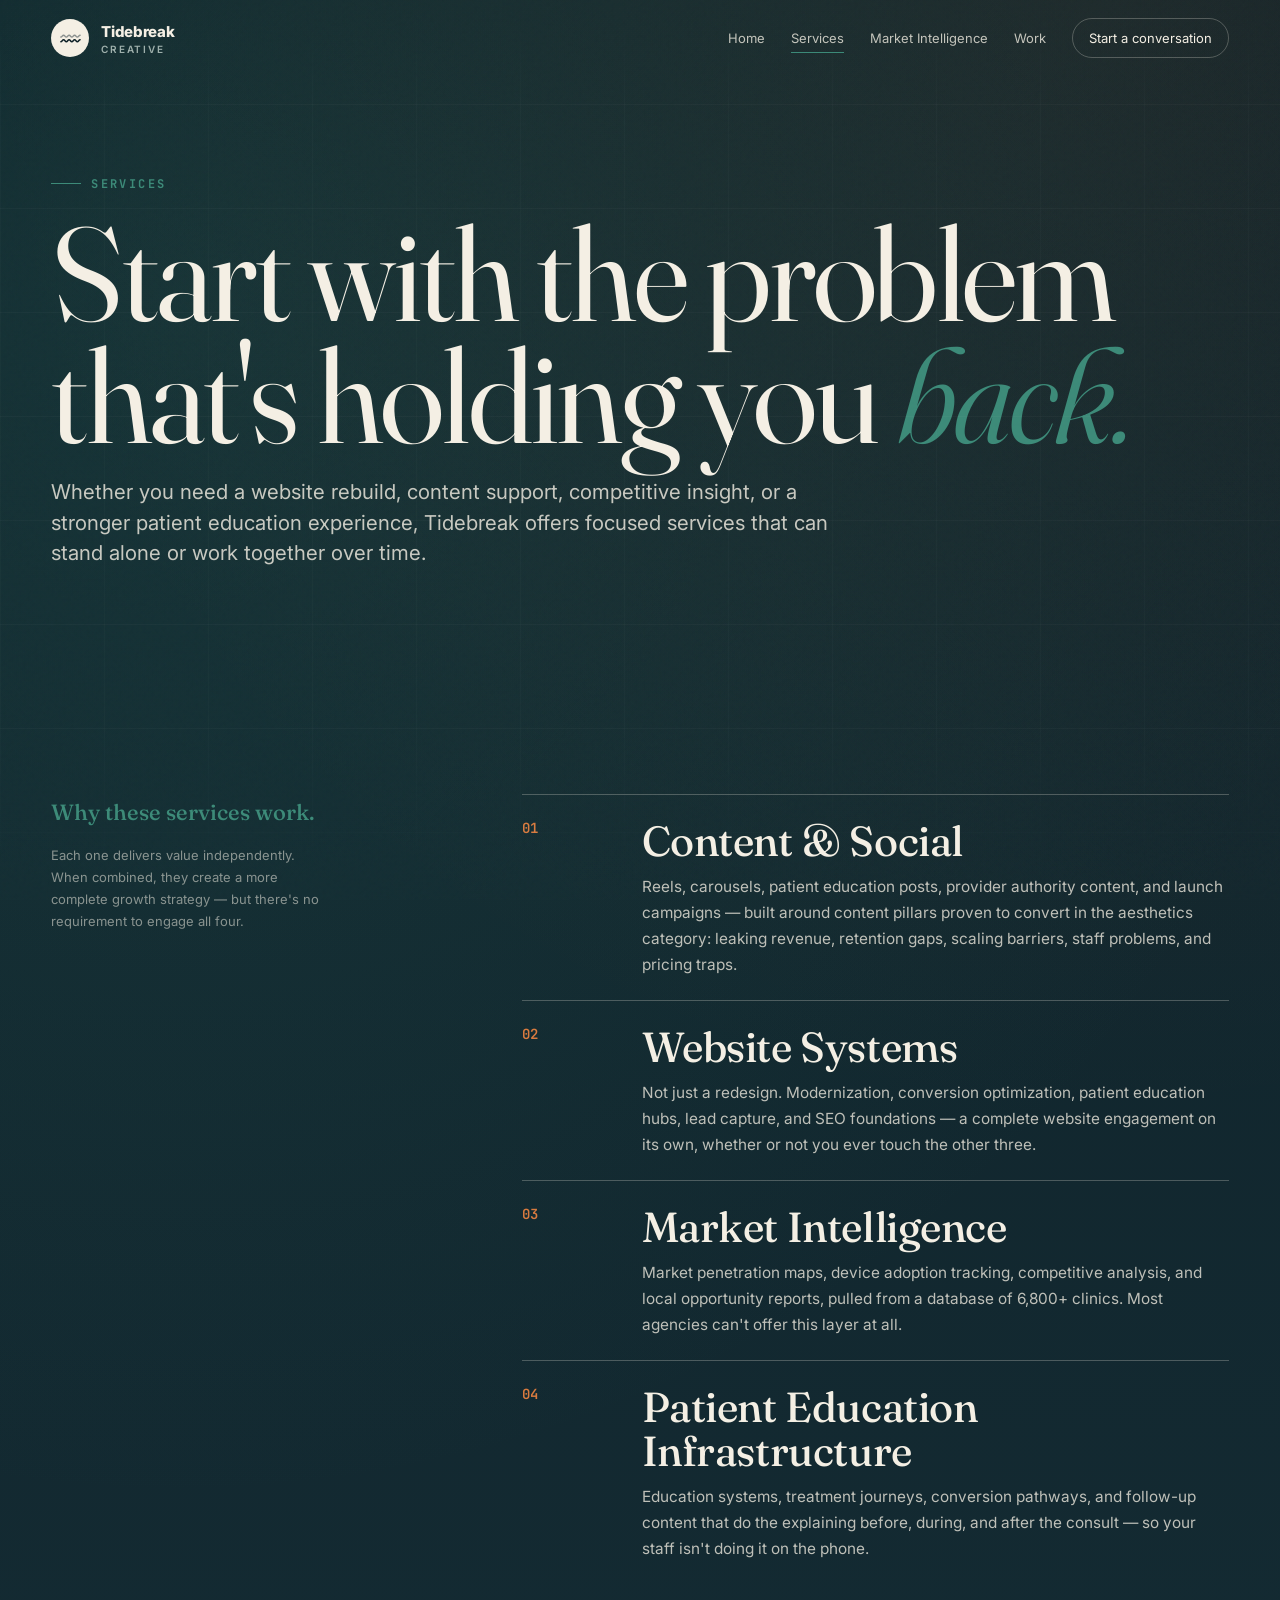
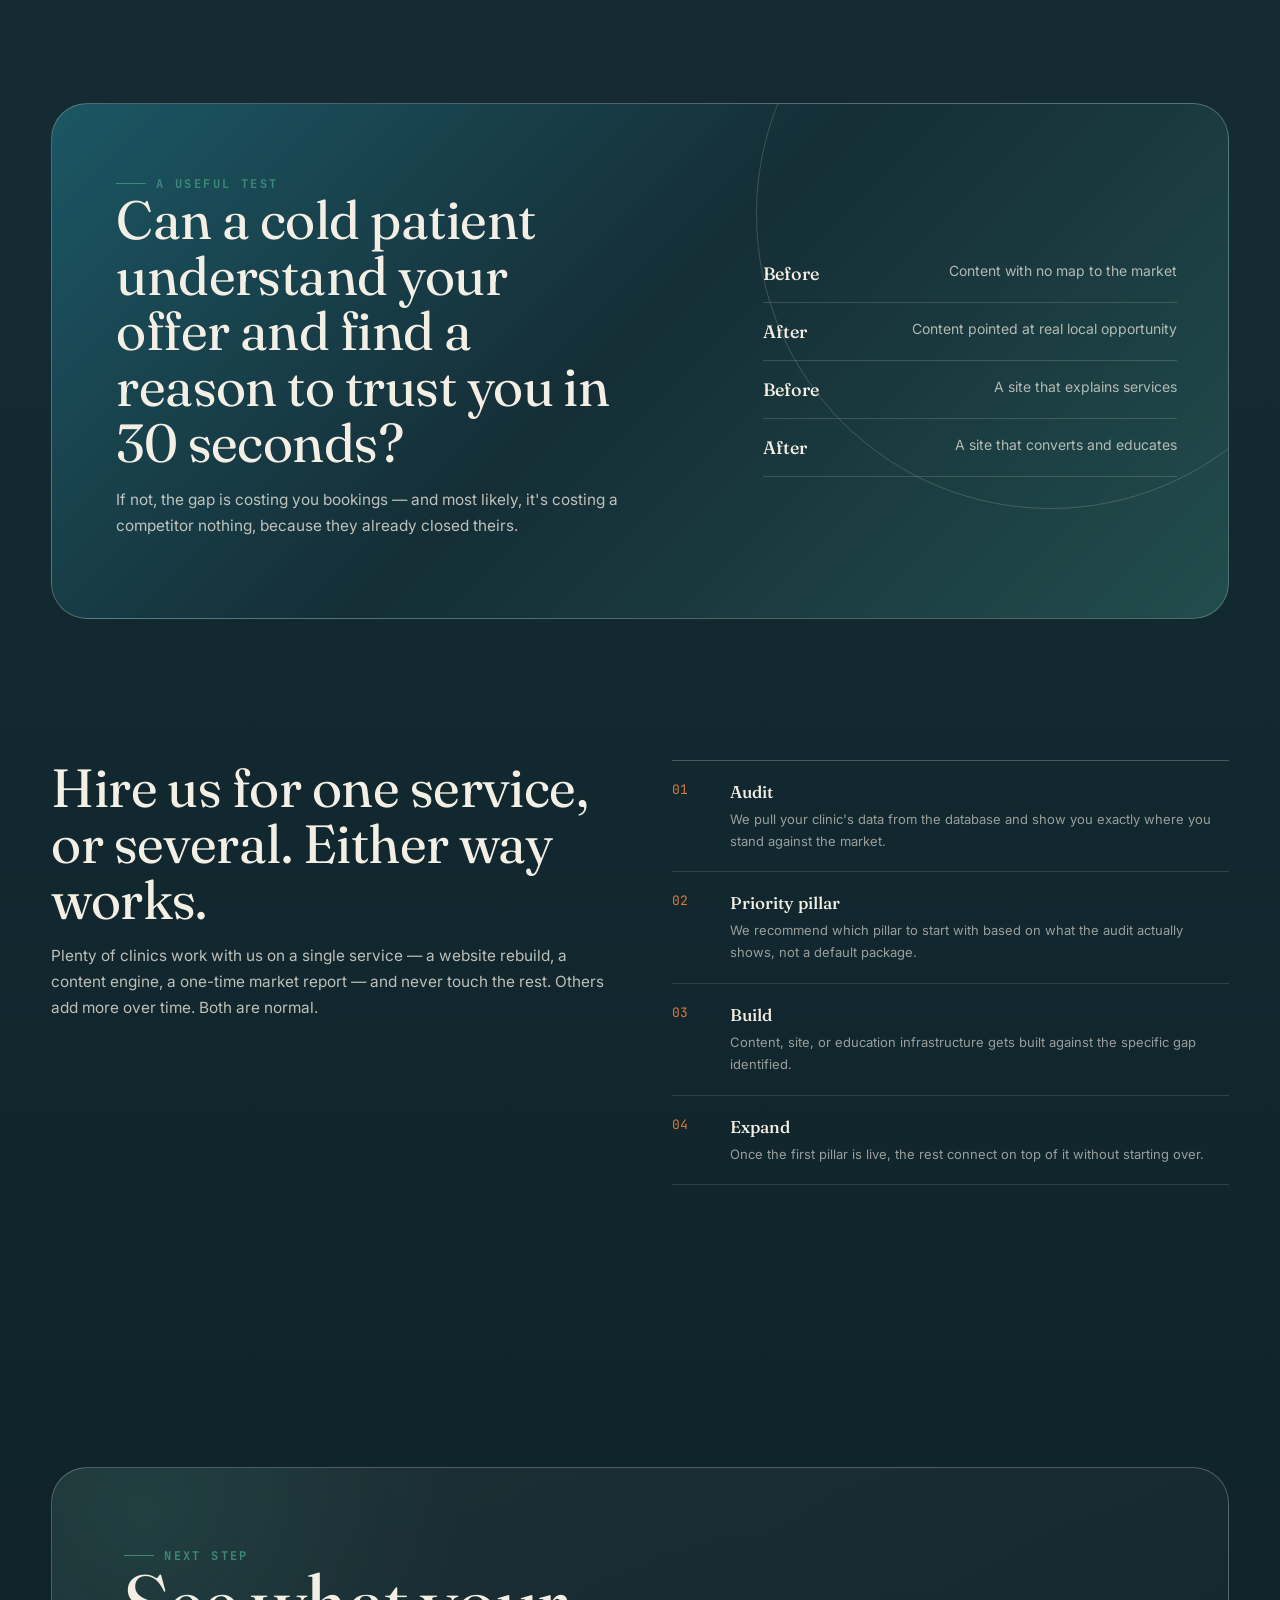
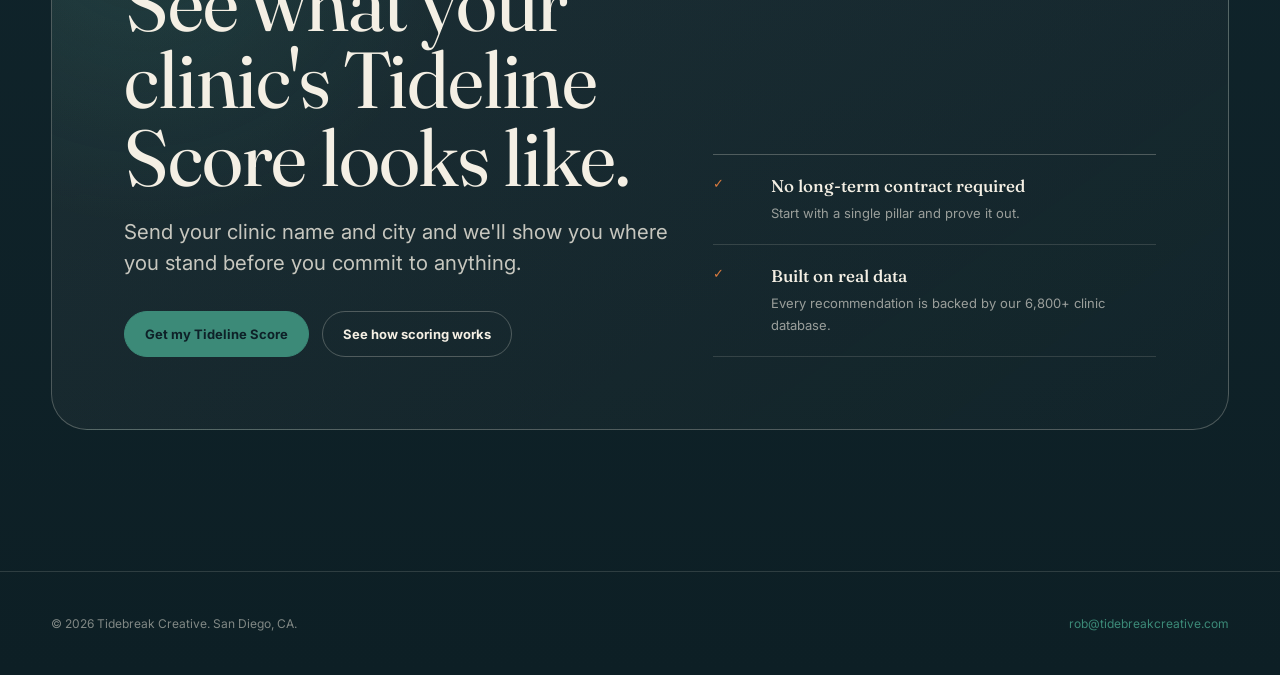
<file: services.html>
<!doctype html>
<html lang="en">
<head>
  <meta charset="utf-8" />
  <meta name="viewport" content="width=device-width, initial-scale=1" />
  <title>Services | Tidebreak Creative</title>
  <meta name="description" content="Four connected service pillars for aesthetic and dermatology clinics: content & social, website systems, market intelligence, and patient education infrastructure." />
  <link rel="stylesheet" href="styles.css" />
</head>
<body>
  <div class="progress" aria-hidden="true"></div>
  <nav class="nav" aria-label="Primary navigation">
    <a class="brand" href="index.html">
      <span class="brand-mark"><svg viewBox="0 0 24 24" fill="none"><path d="M2 16c1.5 0 1.5-2 3-2s1.5 2 3 2 1.5-2 3-2 1.5 2 3 2 1.5-2 3-2 1.5 2 3 2 1.5-2 3-2" stroke="currentColor" stroke-width="1.6" stroke-linecap="round"/><path d="M2 11c1.5 0 1.5-2 3-2s1.5 2 3 2 1.5-2 3-2 1.5 2 3 2 1.5-2 3-2 1.5 2 3 2 1.5-2 3-2" stroke="currentColor" stroke-width="1.6" stroke-linecap="round" opacity=".45"/></svg></span>
      <span>Tidebreak <small>Creative</small></span>
    </a>
    <div class="nav-links">
      <a href="index.html">Home</a>
      <a class="active" href="services.html">Services</a>
      <a href="intelligence.html">Market Intelligence</a>
      <a href="work.html">Work</a>
      <a class="nav-cta" href="contact.html">Start a conversation</a>
    </div>
    <button class="menu-toggle" aria-expanded="false" aria-controls="mobile-panel">Menu</button>
  </nav>
  <div class="mobile-panel" id="mobile-panel">
    <a href="index.html">Home</a><a href="services.html">Services</a><a href="intelligence.html">Market Intelligence</a><a href="work.html">Work</a><a href="contact.html">Contact</a>
  </div>

  <main class="site-shell">
    <section class="section page-hero">
      <div class="inner">
        <span class="eyebrow reveal">Services</span>
        <h1 class="display reveal delay-1">Start with the problem that's holding you <em>back.</em></h1>
        <p class="lead reveal delay-2">Whether you need a website rebuild, content support, competitive insight, or a stronger patient education experience, Tidebreak offers focused services that can stand alone or work together over time.</p>
      </div>
    </section>

    <section class="section">
      <div class="inner split-intro">
        <div class="sticky-label reveal"><b>Why these services work.</b> Each one delivers value independently. When combined, they create a more complete growth strategy — but there's no requirement to engage all four.</div>
        <div class="editorial-stack">
          <div class="editorial-panel reveal-left">
            <div class="num">01</div>
            <div><h3>Content & Social</h3><p>Reels, carousels, patient education posts, provider authority content, and launch campaigns — built around content pillars proven to convert in the aesthetics category: leaking revenue, retention gaps, scaling barriers, staff problems, and pricing traps.</p></div>
          </div>
          <div class="editorial-panel reveal-right">
            <div class="num">02</div>
            <div><h3>Website Systems</h3><p>Not just a redesign. Modernization, conversion optimization, patient education hubs, lead capture, and SEO foundations — a complete website engagement on its own, whether or not you ever touch the other three.</p></div>
          </div>
          <div class="editorial-panel reveal-left">
            <div class="num">03</div>
            <div><h3>Market Intelligence</h3><p>Market penetration maps, device adoption tracking, competitive analysis, and local opportunity reports, pulled from a database of 6,800+ clinics. Most agencies can't offer this layer at all.</p></div>
          </div>
          <div class="editorial-panel reveal-right">
            <div class="num">04</div>
            <div><h3>Patient Education Infrastructure</h3><p>Education systems, treatment journeys, conversion pathways, and follow-up content that do the explaining before, during, and after the consult — so your staff isn't doing it on the phone.</p></div>
          </div>
        </div>
      </div>
    </section>

    <section class="tilt-band">
      <div class="inner reveal">
        <div class="tilt-copy"><span class="eyebrow">A useful test</span><h2 class="midline">Can a cold patient understand your offer and find a reason to trust you in 30 seconds?</h2><p>If not, the gap is costing you bookings — and most likely, it's costing a competitor nothing, because they already closed theirs.</p></div>
        <div class="tilt-meter">
          <div class="meter-row"><strong>Before</strong><span>Content with no map to the market</span></div>
          <div class="meter-row"><strong>After</strong><span>Content pointed at real local opportunity</span></div>
          <div class="meter-row"><strong>Before</strong><span>A site that explains services</span></div>
          <div class="meter-row"><strong>After</strong><span>A site that converts and educates</span></div>
        </div>
      </div>
    </section>

    <section class="section">
      <div class="inner two-col">
        <div class="reveal"><h2 class="midline">Hire us for one service, or several. Either way works.</h2><p>Plenty of clinics work with us on a single service — a website rebuild, a content engine, a one-time market report — and never touch the rest. Others add more over time. Both are normal.</p></div>
        <div class="list-lines reveal delay-1">
          <div class="list-line"><span>01</span><div><b>Audit</b><small>We pull your clinic's data from the database and show you exactly where you stand against the market.</small></div></div>
          <div class="list-line"><span>02</span><div><b>Priority pillar</b><small>We recommend which pillar to start with based on what the audit actually shows, not a default package.</small></div></div>
          <div class="list-line"><span>03</span><div><b>Build</b><small>Content, site, or education infrastructure gets built against the specific gap identified.</small></div></div>
          <div class="list-line"><span>04</span><div><b>Expand</b><small>Once the first pillar is live, the rest connect on top of it without starting over.</small></div></div>
        </div>
      </div>
    </section>

    <section class="section">
      <div class="inner contact-panel reveal">
        <div><span class="eyebrow">Next step</span><h2 class="headline">See what your clinic's Tideline Score looks like.</h2><p class="lead">Send your clinic name and city and we'll show you where you stand before you commit to anything.</p>
          <div class="hero-actions"><a class="btn btn-primary" href="contact.html">Get my Tideline Score</a><a class="btn btn-secondary" href="intelligence.html">See how scoring works</a></div>
        </div>
        <div class="list-lines">
          <div class="list-line"><span>✓</span><div><b>No long-term contract required</b><small>Start with a single pillar and prove it out.</small></div></div>
          <div class="list-line"><span>✓</span><div><b>Built on real data</b><small>Every recommendation is backed by our 6,800+ clinic database.</small></div></div>
        </div>
      </div>
    </section>
  </main>
  <footer class="footer"><div class="inner"><span>© <span data-year></span> Tidebreak Creative. San Diego, CA.</span><span><a href="mailto:rob@tidebreakcreative.com">rob@tidebreakcreative.com</a></span></div></footer>
  <script src="script.js"></script>
</body>
</html>
</file>
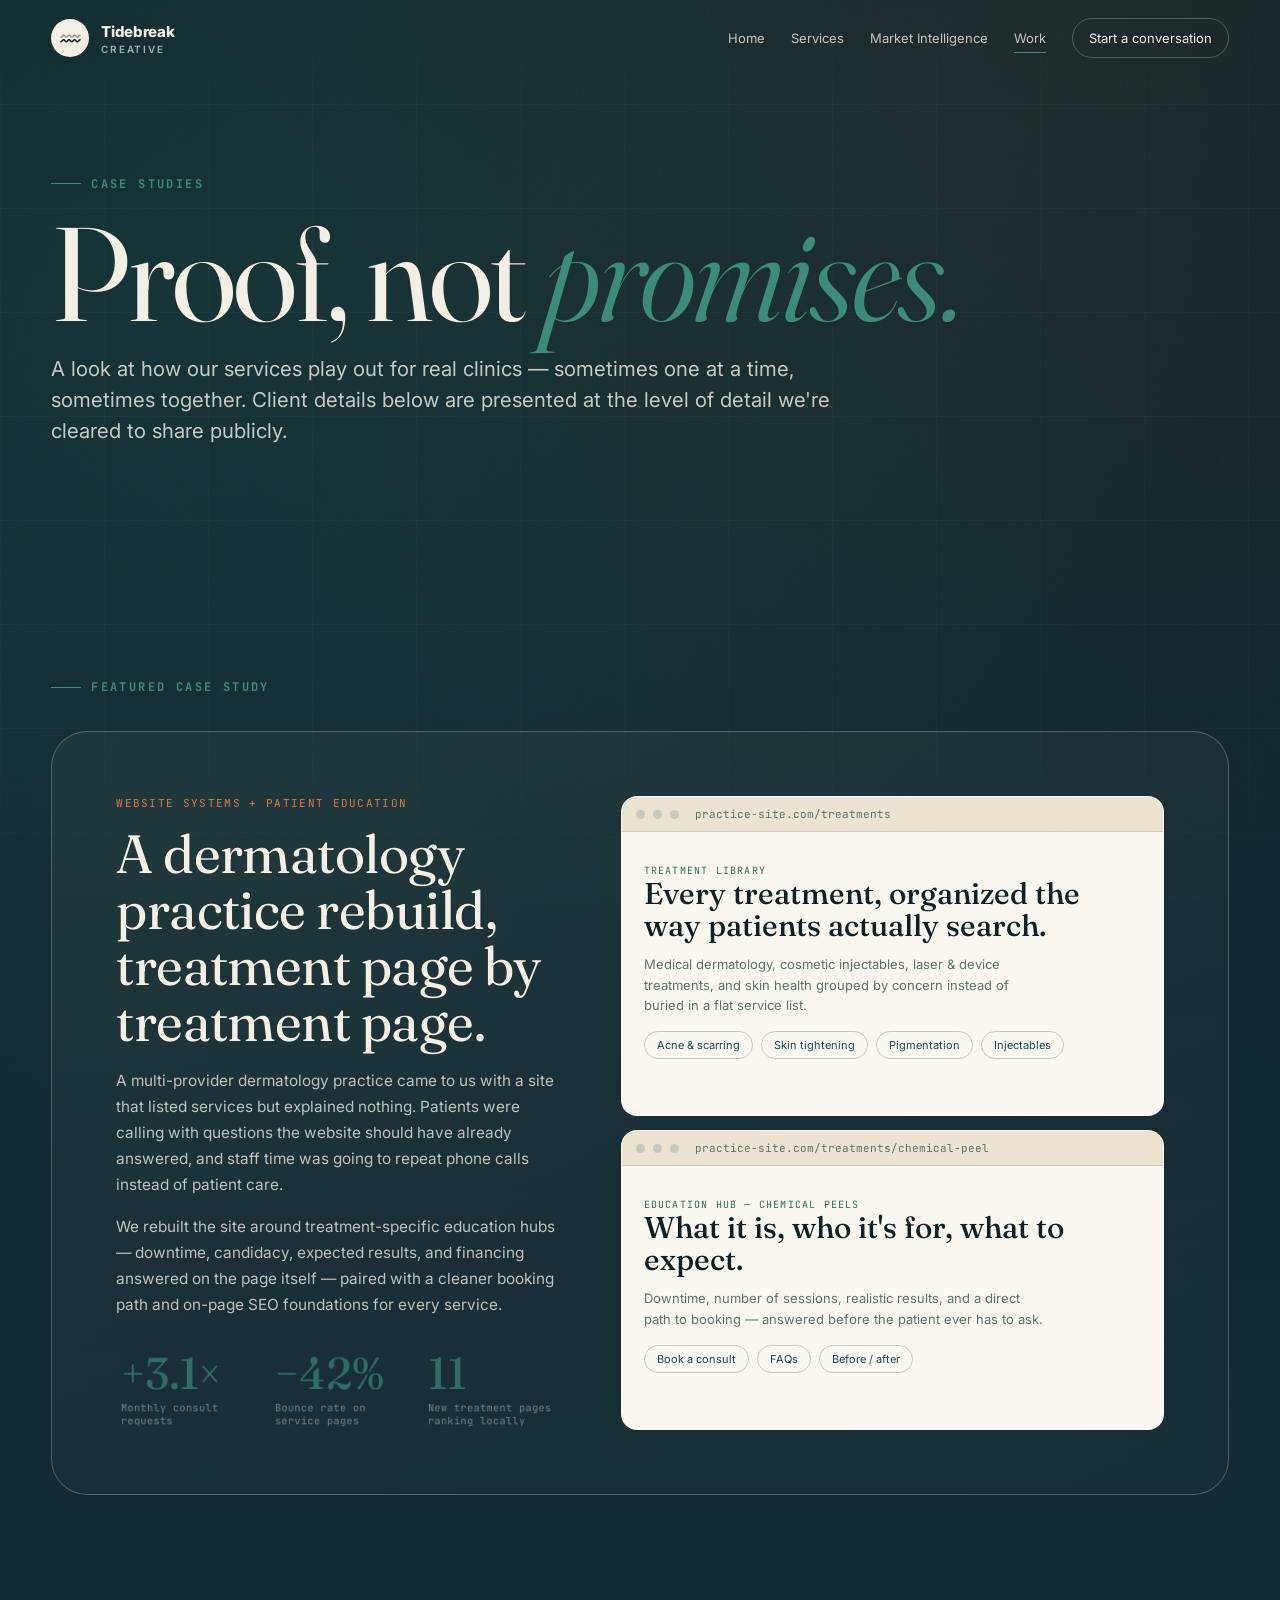
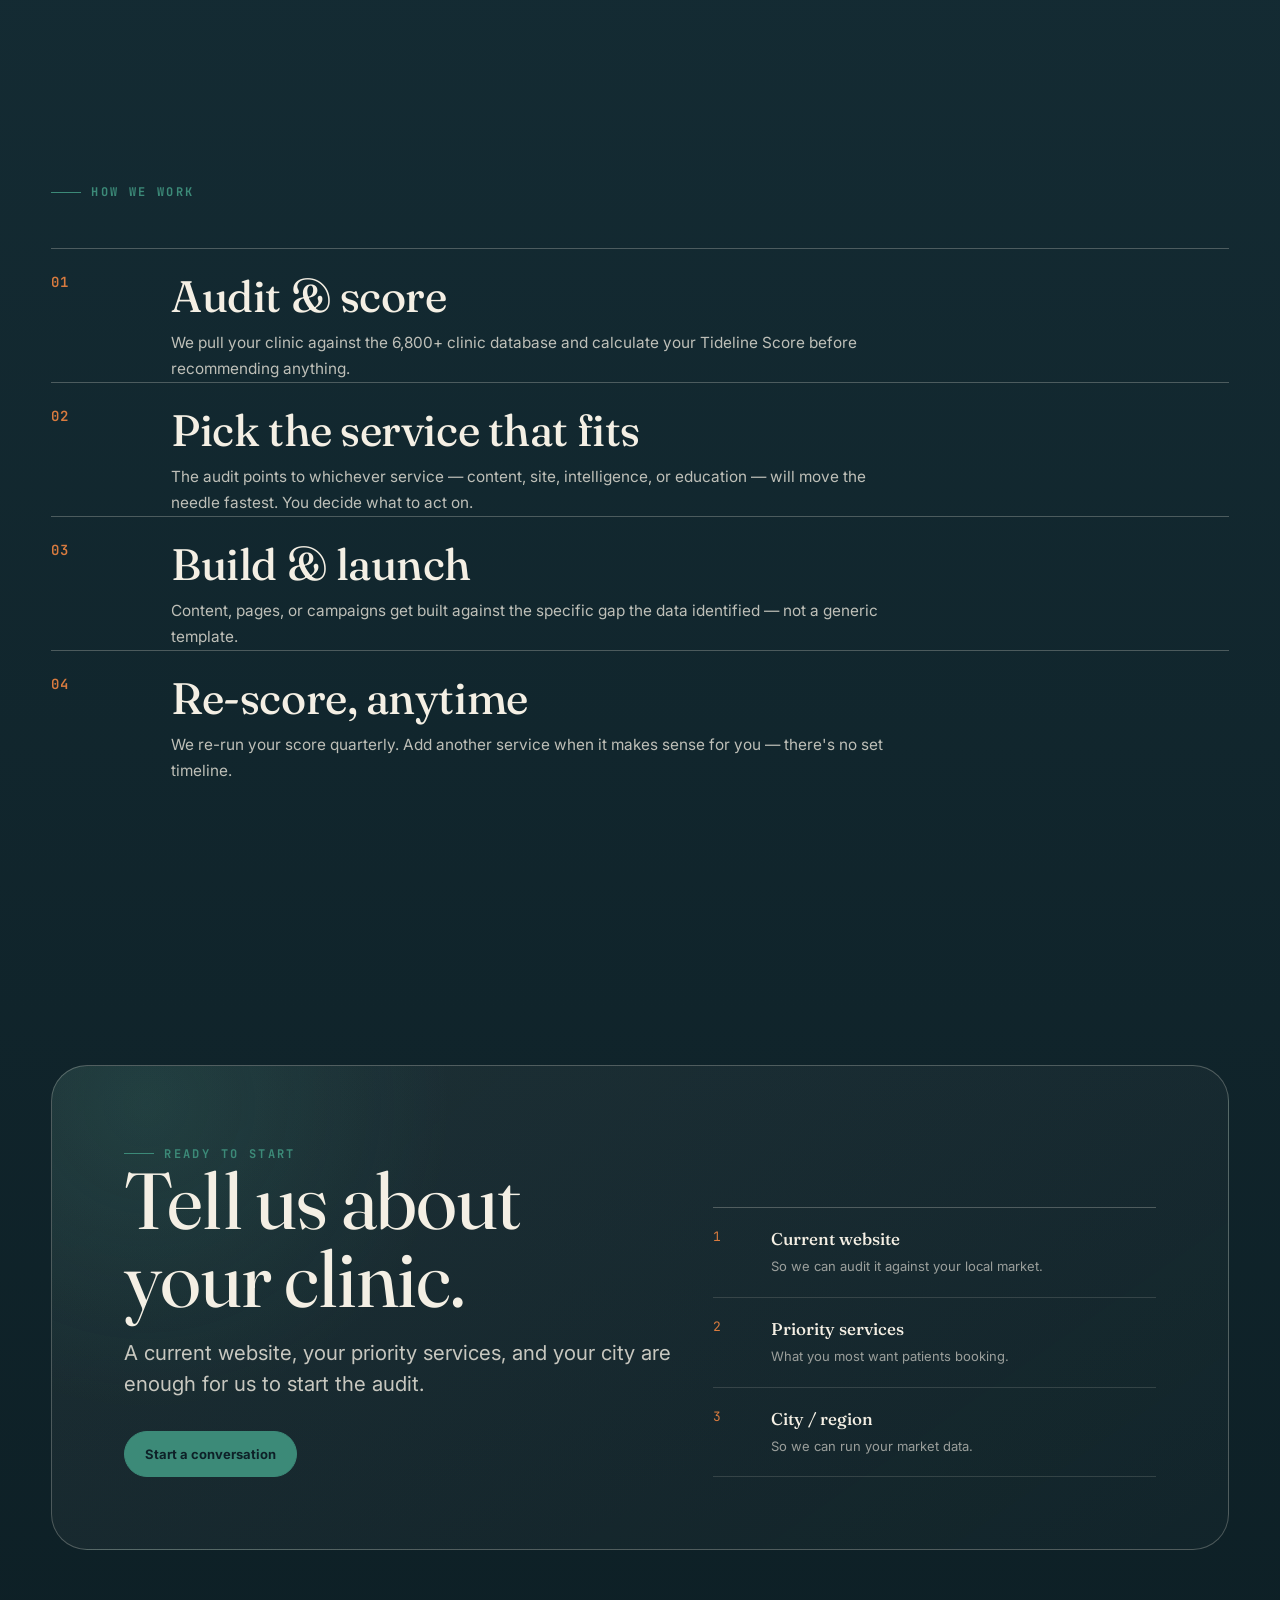
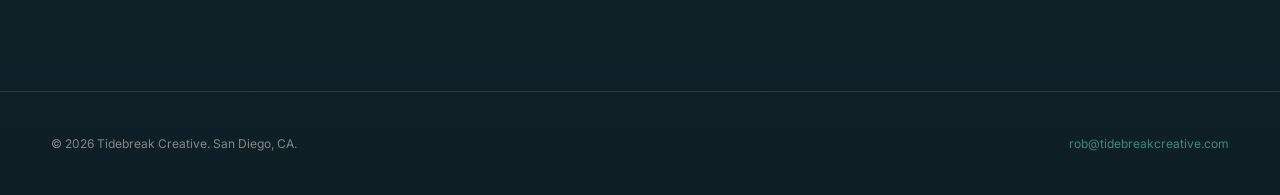
<file: work.html>
<!doctype html>
<html lang="en">
<head>
  <meta charset="utf-8" />
  <meta name="viewport" content="width=device-width, initial-scale=1" />
  <title>Work | Tidebreak Creative</title>
  <meta name="description" content="Case studies and process for clinic website redesigns, content systems, and market intelligence work from Tidebreak Creative." />
  <link rel="stylesheet" href="styles.css" />
</head>
<body>
  <div class="progress" aria-hidden="true"></div>
  <nav class="nav" aria-label="Primary navigation">
    <a class="brand" href="index.html">
      <span class="brand-mark"><svg viewBox="0 0 24 24" fill="none"><path d="M2 16c1.5 0 1.5-2 3-2s1.5 2 3 2 1.5-2 3-2 1.5 2 3 2 1.5-2 3-2 1.5 2 3 2 1.5-2 3-2" stroke="currentColor" stroke-width="1.6" stroke-linecap="round"/><path d="M2 11c1.5 0 1.5-2 3-2s1.5 2 3 2 1.5-2 3-2 1.5 2 3 2 1.5-2 3-2 1.5 2 3 2 1.5-2 3-2" stroke="currentColor" stroke-width="1.6" stroke-linecap="round" opacity=".45"/></svg></span>
      <span>Tidebreak <small>Creative</small></span>
    </a>
    <div class="nav-links">
      <a href="index.html">Home</a>
      <a href="services.html">Services</a>
      <a href="intelligence.html">Market Intelligence</a>
      <a class="active" href="work.html">Work</a>
      <a class="nav-cta" href="contact.html">Start a conversation</a>
    </div>
    <button class="menu-toggle" aria-expanded="false" aria-controls="mobile-panel">Menu</button>
  </nav>
  <div class="mobile-panel" id="mobile-panel">
    <a href="index.html">Home</a><a href="services.html">Services</a><a href="intelligence.html">Market Intelligence</a><a href="work.html">Work</a><a href="contact.html">Contact</a>
  </div>

  <main class="site-shell">
    <section class="section page-hero">
      <div class="inner">
        <span class="eyebrow reveal">Case studies</span>
        <h1 class="display reveal delay-1">Proof, not <em>promises.</em></h1>
        <p class="lead reveal delay-2">A look at how our services play out for real clinics — sometimes one at a time, sometimes together. Client details below are presented at the level of detail we're cleared to share publicly.</p>
      </div>
    </section>

    <section class="section">
      <div class="inner">
        <span class="eyebrow reveal">Featured case study</span>
        <div class="case-study" style="margin-top:36px;">
          <div class="reveal-left">
            <span class="case-tag">Website Systems + Patient Education</span>
            <h2 class="midline">A dermatology practice rebuild, treatment page by treatment page.</h2>
            <p style="margin-top:18px;">A multi-provider dermatology practice came to us with a site that listed services but explained nothing. Patients were calling with questions the website should have already answered, and staff time was going to repeat phone calls instead of patient care.</p>
            <p style="margin-top:14px;">We rebuilt the site around treatment-specific education hubs — downtime, candidacy, expected results, and financing answered on the page itself — paired with a cleaner booking path and on-page SEO foundations for every service.</p>
            <div class="case-stats">
              <div class="case-stat" data-drift><div class="num">+3.1×</div><div class="label">Monthly consult requests</div></div>
              <div class="case-stat" data-drift><div class="num">−42%</div><div class="label">Bounce rate on service pages</div></div>
              <div class="case-stat" data-drift><div class="num">11</div><div class="label">New treatment pages ranking locally</div></div>
            </div>
          </div>
          <div class="case-visual reveal-right">
            <div class="browser-mock">
              <div class="browser-chrome"><span class="browser-dot"></span><span class="browser-dot"></span><span class="browser-dot"></span><span class="browser-url">practice-site.com/treatments</span></div>
              <div class="browser-body">
                <span class="bb-eyebrow">Treatment library</span>
                <div class="bb-h">Every treatment, organized the way patients actually search.</div>
                <p class="bb-p">Medical dermatology, cosmetic injectables, laser & device treatments, and skin health grouped by concern instead of buried in a flat service list.</p>
                <div class="bb-row"><span class="bb-chip">Acne & scarring</span><span class="bb-chip">Skin tightening</span><span class="bb-chip">Pigmentation</span><span class="bb-chip">Injectables</span></div>
              </div>
            </div>
            <div class="browser-mock">
              <div class="browser-chrome"><span class="browser-dot"></span><span class="browser-dot"></span><span class="browser-dot"></span><span class="browser-url">practice-site.com/treatments/chemical-peel</span></div>
              <div class="browser-body">
                <span class="bb-eyebrow">Education hub — chemical peels</span>
                <div class="bb-h">What it is, who it's for, what to expect.</div>
                <p class="bb-p">Downtime, number of sessions, realistic results, and a direct path to booking — answered before the patient ever has to ask.</p>
                <div class="bb-row"><span class="bb-chip">Book a consult</span><span class="bb-chip">FAQs</span><span class="bb-chip">Before / after</span></div>
              </div>
            </div>
          </div>
        </div>
      </div>
    </section>

    <section class="section">
      <div class="inner">
        <span class="eyebrow reveal">How we work</span>
        <div class="process-rail reveal delay-1" style="margin-top:48px;">
          <div class="editorial-panel" style="border-top:1px solid var(--line-strong);padding-top:24px;">
            <div class="num">01</div>
            <div><h3 style="font-size:clamp(26px,3.6vw,44px);">Audit & score</h3><p>We pull your clinic against the 6,800+ clinic database and calculate your Tideline Score before recommending anything.</p></div>
          </div>
          <div class="editorial-panel" style="border-top:1px solid var(--line-strong);padding-top:24px;">
            <div class="num">02</div>
            <div><h3 style="font-size:clamp(26px,3.6vw,44px);">Pick the service that fits</h3><p>The audit points to whichever service — content, site, intelligence, or education — will move the needle fastest. You decide what to act on.</p></div>
          </div>
          <div class="editorial-panel" style="border-top:1px solid var(--line-strong);padding-top:24px;">
            <div class="num">03</div>
            <div><h3 style="font-size:clamp(26px,3.6vw,44px);">Build & launch</h3><p>Content, pages, or campaigns get built against the specific gap the data identified — not a generic template.</p></div>
          </div>
          <div class="editorial-panel" style="border-top:1px solid var(--line-strong);padding-top:24px;">
            <div class="num">04</div>
            <div><h3 style="font-size:clamp(26px,3.6vw,44px);">Re-score, anytime</h3><p>We re-run your score quarterly. Add another service when it makes sense for you — there's no set timeline.</p></div>
          </div>
        </div>
      </div>
    </section>

    <section class="section">
      <div class="inner contact-panel reveal">
        <div><span class="eyebrow">Ready to start</span><h2 class="headline">Tell us about your clinic.</h2><p class="lead">A current website, your priority services, and your city are enough for us to start the audit.</p>
          <div class="hero-actions"><a class="btn btn-primary" href="contact.html">Start a conversation</a></div>
        </div>
        <div class="list-lines">
          <div class="list-line"><span>1</span><div><b>Current website</b><small>So we can audit it against your local market.</small></div></div>
          <div class="list-line"><span>2</span><div><b>Priority services</b><small>What you most want patients booking.</small></div></div>
          <div class="list-line"><span>3</span><div><b>City / region</b><small>So we can run your market data.</small></div></div>
        </div>
      </div>
    </section>
  </main>
  <footer class="footer"><div class="inner"><span>© <span data-year></span> Tidebreak Creative. San Diego, CA.</span><span><a href="mailto:rob@tidebreakcreative.com">rob@tidebreakcreative.com</a></span></div></footer>
  <script src="script.js"></script>
</body>
</html>
</file>
<file: styles.css>
@import url('https://fonts.googleapis.com/css2?family=Fraunces:ital,opsz,wght@0,9..144,300..900;1,9..144,300..900&family=Inter:wght@400;500;600;700;800;900&family=JetBrains+Mono:wght@400;500;600&display=swap');

:root {
  --ink: #0e2128;
  --ink-2: #142b33;
  --ink-3: #1a343d;
  --deep: #134a56;
  --deep-2: #1c5d6b;
  --break: #3c8a78;
  --break-2: #2c6b5c;
  --flare: #d97b3f;
  --flare-2: #c2622a;
  --paper: #f4efe4;
  --sand: #ece3d1;
  --bone: #fbf8f1;
  --mist: #9fb0ac;
  --muted: #5c7470;
  --line: rgba(244, 239, 228, 0.14);
  --line-strong: rgba(244, 239, 228, 0.26);
  --line-dark: rgba(14, 33, 40, 0.12);
  --line-dark-strong: rgba(14, 33, 40, 0.22);
  --shadow: rgba(8, 18, 22, 0.5);
  --max: 1220px;
  --pad: clamp(20px, 4vw, 60px);
  --serif: 'Fraunces', Georgia, serif;
  --sans: 'Inter', system-ui, -apple-system, BlinkMacSystemFont, 'Segoe UI', sans-serif;
  --mono: 'JetBrains Mono', ui-monospace, 'SF Mono', monospace;
}

* { box-sizing: border-box; }
html { scroll-behavior: smooth; }
body {
  margin: 0;
  background:
    radial-gradient(circle at 14% 8%, rgba(60, 138, 120, 0.16), transparent 32%),
    radial-gradient(circle at 86% 0%, rgba(217, 123, 63, 0.08), transparent 28%),
    linear-gradient(180deg, #0e2128 0%, #142b33 46%, #0d1f25 100%);
  color: var(--paper);
  font-family: var(--sans);
  overflow-x: hidden;
  cursor: default;
}

body::before {
  content: '';
  position: fixed;
  inset: 0;
  pointer-events: none;
  z-index: 9998;
  background-image:
    linear-gradient(rgba(255,255,255,0.028) 1px, transparent 1px),
    linear-gradient(90deg, rgba(255,255,255,0.02) 1px, transparent 1px);
  background-size: 104px 104px;
  mask-image: linear-gradient(to bottom, transparent, black 12%, black 80%, transparent);
}

body::after {
  content: '';
  position: fixed;
  inset: 0;
  pointer-events: none;
  z-index: 9999;
  opacity: 0.14;
  background-image: url("data:image/svg+xml,%3Csvg viewBox='0 0 250 250' xmlns='http://www.w3.org/2000/svg'%3E%3Cfilter id='n'%3E%3CfeTurbulence type='fractalNoise' baseFrequency='.9' numOctaves='3' stitchTiles='stitch'/%3E%3C/filter%3E%3Crect width='250' height='250' filter='url(%23n)' opacity='.4'/%3E%3C/svg%3E");
  mix-blend-mode: soft-light;
}

a { color: inherit; text-decoration: none; }
p { color: rgba(244,239,228,.76); line-height: 1.7; font-size: clamp(15px, 1.2vw, 18px); }
img, svg { max-width: 100%; display: block; }
button, input, textarea { font: inherit; }

::selection { background: var(--break); color: var(--ink); }

.progress {
  position: fixed;
  top: 0;
  left: 0;
  height: 3px;
  width: 0%;
  z-index: 10020;
  background: linear-gradient(90deg, var(--break), var(--flare));
}

.site-shell { position: relative; z-index: 1; }

/* ---------- NAV ---------- */
.nav {
  position: fixed;
  top: 0;
  left: 0;
  width: 100%;
  z-index: 10000;
  display: flex;
  align-items: center;
  justify-content: space-between;
  padding: 18px var(--pad);
  border-bottom: 1px solid transparent;
  transition: background .25s ease, border-color .25s ease, padding .25s ease, backdrop-filter .25s ease;
}
.nav.scrolled {
  padding-top: 12px;
  padding-bottom: 12px;
  background: rgba(14, 33, 40, 0.78);
  border-bottom-color: var(--line);
  backdrop-filter: blur(18px);
}
.brand {
  display: flex;
  align-items: center;
  gap: 12px;
  letter-spacing: -.02em;
  font-weight: 800;
  font-size: 15px;
}
.brand-mark {
  width: 38px;
  height: 38px;
  display: grid;
  place-items: center;
  position: relative;
  color: var(--ink);
  background: var(--paper);
  border-radius: 50%;
  font-size: 0;
  overflow: hidden;
}
.brand-mark svg { width: 22px; height: 22px; }
.brand small {
  display: block;
  color: var(--mist);
  font-weight: 600;
  font-size: 10px;
  letter-spacing: .18em;
  text-transform: uppercase;
  margin-top: 2px;
}
.nav-links {
  display: flex;
  align-items: center;
  gap: 26px;
  font-size: 13px;
  color: rgba(244,239,228,.78);
}
.nav-links a { position: relative; }
.nav-links a::after {
  content: '';
  position: absolute;
  left: 0;
  right: 0;
  bottom: -7px;
  height: 1px;
  background: var(--break);
  transform: scaleX(0);
  transform-origin: left;
  transition: transform .25s ease;
}
.nav-links a:hover::after, .nav-links a.active::after { transform: scaleX(1); }
.nav-cta {
  border: 1px solid var(--line-strong);
  padding: 11px 16px;
  border-radius: 999px;
  color: var(--paper);
  transition: background .25s ease, color .25s ease, transform .25s ease, border-color .25s ease;
}
.nav-cta:hover { background: var(--break); color: var(--ink); transform: translateY(-1px); border-color: var(--break); }
.menu-toggle {
  display: none;
  border: 1px solid var(--line-strong);
  background: transparent;
  color: var(--paper);
  border-radius: 999px;
  padding: 9px 14px;
}

.mobile-panel {
  position: fixed;
  inset: 0;
  z-index: 9990;
  background: rgba(14,33,40,.97);
  transform: translateY(-105%);
  transition: transform .36s cubic-bezier(.76,0,.24,1);
  padding: 94px var(--pad) 38px;
  display: flex;
  flex-direction: column;
  gap: 18px;
}
.mobile-panel.open { transform: translateY(0); }
.mobile-panel a {
  font-family: var(--serif);
  font-size: clamp(36px, 11vw, 64px);
  letter-spacing: -.03em;
  line-height: .98;
  border-bottom: 1px solid var(--line);
  padding-bottom: 14px;
}

main { min-height: 100vh; }
.section {
  padding: clamp(88px, 11vw, 150px) var(--pad);
  position: relative;
}
.inner { max-width: var(--max); margin: 0 auto; }

.eyebrow {
  display: inline-flex;
  align-items: center;
  gap: 10px;
  color: var(--break);
  text-transform: uppercase;
  letter-spacing: .2em;
  font-size: 12px;
  font-weight: 700;
  font-family: var(--mono);
}
.eyebrow::before {
  content: '';
  width: 30px;
  height: 1px;
  background: currentColor;
}

.display {
  font-family: var(--serif);
  font-optical-sizing: auto;
  font-weight: 380;
  line-height: .92;
  letter-spacing: -.02em;
  font-size: clamp(58px, 10.4vw, 142px);
  margin: 20px 0 0;
}
.display em, .serif-em {
  font-family: var(--serif);
  font-style: italic;
  font-weight: 340;
  color: var(--break);
}
.headline {
  font-family: var(--serif);
  font-weight: 400;
  letter-spacing: -.015em;
  line-height: .98;
  font-size: clamp(40px, 6.2vw, 92px);
  margin: 0;
}
.midline {
  font-family: var(--serif);
  font-size: clamp(30px, 4.2vw, 60px);
  line-height: 1.04;
  letter-spacing: -.01em;
  font-weight: 400;
  margin: 0;
}
.lead {
  font-size: clamp(17px, 1.6vw, 23px);
  line-height: 1.5;
  color: rgba(244,239,228,.8);
}

/* ---------- HERO ---------- */
.hero {
  min-height: 100vh;
  display: grid;
  align-items: center;
  padding-top: 130px;
  overflow: hidden;
}
.hero-grid {
  display: grid;
  grid-template-columns: 1fr;
  gap: clamp(30px, 5vw, 60px);
}
.hero-copy { max-width: 900px; }
.hero .lead { max-width: 680px; margin: 26px 0 0; }
.hero-actions {
  margin-top: 32px;
  display: flex;
  gap: 13px;
  flex-wrap: wrap;
}
.btn {
  display: inline-flex;
  align-items: center;
  gap: 10px;
  border: 1px solid var(--line-strong);
  border-radius: 999px;
  padding: 14px 20px;
  font-weight: 700;
  font-size: 13px;
  transition: transform .25s ease, background .25s ease, color .25s ease, border-color .25s ease;
}
.btn:hover { transform: translateY(-2px); }
.btn-primary { background: var(--break); color: var(--ink); border-color: var(--break); }
.btn-primary:hover { background: var(--paper); border-color: var(--paper); }
.btn-secondary { color: var(--paper); }
.btn-secondary:hover { background: rgba(244,239,228,.08); }

/* Tidebreak signature line */
.breakline {
  margin-top: 64px;
  position: relative;
  height: 86px;
}
.breakline svg { width: 100%; height: 100%; display: block; }
.breakline-label {
  position: absolute;
  left: 0;
  top: -26px;
  font-family: var(--mono);
  font-size: 11px;
  letter-spacing: .14em;
  text-transform: uppercase;
  color: var(--mist);
}
.breakline-label.right { left: auto; right: 0; text-align: right; color: var(--break); }

.scroll-cue {
  position: absolute;
  bottom: 30px;
  left: var(--pad);
  font-size: 11px;
  letter-spacing: .2em;
  text-transform: uppercase;
  color: var(--mist);
  font-family: var(--mono);
}

/* ---------- MARQUEE ---------- */
.marquee {
  border-top: 1px solid var(--line);
  border-bottom: 1px solid var(--line);
  padding: 22px 0;
  overflow: hidden;
}
.marquee-track {
  display: flex;
  gap: 34px;
  white-space: nowrap;
  animation: roll 34s linear infinite;
  color: var(--mist);
  font-size: 13px;
  text-transform: uppercase;
  letter-spacing: .16em;
  font-weight: 700;
  font-family: var(--mono);
}
.marquee-track span { display: inline-flex; align-items: center; gap: 34px; }
.marquee-track span::after { content: '◦'; color: var(--flare); }
@keyframes roll { from { transform: translateX(0); } to { transform: translateX(-50%); } }

/* ---------- SPLIT INTRO ---------- */
.split-intro {
  display: grid;
  grid-template-columns: .7fr 1.3fr;
  gap: clamp(28px, 7vw, 100px);
  align-items: start;
}
.sticky-label {
  position: sticky;
  top: 110px;
  color: rgba(244,239,228,.52);
  font-size: 13px;
  line-height: 1.7;
  max-width: 270px;
}
.sticky-label b { color: var(--break); display: block; margin-bottom: 12px; font-family: var(--serif); font-size: 22px; font-weight: 500; }
.editorial-stack { display: grid; gap: 22px; }
.editorial-panel {
  border-top: 1px solid var(--line-strong);
  padding-top: 24px;
  display: grid;
  grid-template-columns: 100px 1fr;
  gap: 20px;
}
.editorial-panel .num {
  font-family: var(--mono);
  color: var(--flare);
  font-size: 14px;
  font-weight: 600;
  letter-spacing: .05em;
}
.editorial-panel h3 {
  margin: 0 0 10px;
  font-family: var(--serif);
  font-weight: 460;
  font-size: clamp(24px, 3.4vw, 42px);
  line-height: 1.06;
  letter-spacing: -.01em;
}
.editorial-panel p { margin: 0; max-width: 720px; }

/* ---------- TILT BAND ---------- */
.tilt-band { padding: 0 var(--pad); }
.tilt-band .inner {
  background:
    linear-gradient(135deg, rgba(28,93,107,.85), rgba(20,43,51,.6) 48%, rgba(60,138,120,.3)),
    #16323a;
  min-height: 360px;
  border-radius: 36px;
  border: 1px solid var(--line-strong);
  display: grid;
  grid-template-columns: 1.1fr .9fr;
  gap: 28px;
  align-items: center;
  overflow: hidden;
  position: relative;
}
.tilt-band .inner::after {
  content: '';
  position: absolute;
  right: -10%;
  top: -36%;
  width: 50%;
  aspect-ratio: 1;
  border: 1px solid rgba(244,239,228,.18);
  border-radius: 50%;
}
.tilt-copy { padding: clamp(28px, 5vw, 66px); position: relative; z-index: 1; }
.tilt-copy p { max-width: 600px; }
.tilt-meter { padding: clamp(26px, 4vw, 52px); position: relative; z-index: 1; }
.meter-row {
  border-bottom: 1px solid rgba(244,239,228,.16);
  padding: 17px 0;
  display: flex;
  justify-content: space-between;
  gap: 18px;
  color: rgba(244,239,228,.7);
  font-size: 14px;
}
.meter-row strong { color: var(--paper); font-family: var(--serif); font-size: 18px; font-weight: 500; }

/* ---------- PILLARS ---------- */
.pillar-index {
  display: flex;
  flex-wrap: wrap;
  gap: 10px;
  margin-top: 40px;
}
.pillar-chip {
  border: 1px solid var(--line-strong);
  border-radius: 999px;
  padding: 9px 16px;
  font-size: 12px;
  font-family: var(--mono);
  letter-spacing: .04em;
  color: rgba(244,239,228,.6);
  transition: color .2s ease, border-color .2s ease;
}
.pillar-chip:hover { color: var(--break); border-color: var(--break); }

.pillar {
  border-top: 1px solid var(--line-strong);
  padding: clamp(64px, 9vw, 120px) 0;
  display: grid;
  grid-template-columns: .85fr 1.15fr;
  gap: clamp(32px, 6vw, 80px);
  align-items: start;
}
.pillar:last-of-type { border-bottom: 1px solid var(--line-strong); }
.pillar-meta { position: sticky; top: 130px; }
.pillar-num { font-family: var(--mono); color: var(--flare); font-size: 13px; letter-spacing: .1em; margin-bottom: 18px; display: block; }
.pillar-meta h3 {
  font-family: var(--serif);
  font-size: clamp(34px, 5vw, 60px);
  line-height: 1.02;
  font-weight: 440;
  letter-spacing: -.01em;
  margin: 0 0 16px;
}
.pillar-meta p { max-width: 380px; }
.pillar-tags { display: flex; flex-wrap: wrap; gap: 8px; margin-top: 22px; }
.pillar-tags span {
  border: 1px solid var(--line);
  border-radius: 999px;
  padding: 7px 12px;
  color: rgba(244,239,228,.6);
  font-size: 11px;
  font-family: var(--mono);
}
.pillar-proof { display: grid; gap: 16px; }

/* generic proof card shell */
.proof-card {
  border: 1px solid var(--line);
  border-radius: 22px;
  background: rgba(244,239,228,.035);
  padding: clamp(18px, 2.4vw, 28px);
  overflow: hidden;
  position: relative;
}
.proof-label {
  font-family: var(--mono);
  font-size: 11px;
  letter-spacing: .1em;
  text-transform: uppercase;
  color: var(--mist);
  margin-bottom: 14px;
  display: block;
}

/* Carousel proof (Pillar 1) */
.carousel-strip { display: flex; gap: 12px; overflow-x: auto; padding-bottom: 6px; scrollbar-width: thin; }
.carousel-slide {
  flex: 0 0 188px;
  aspect-ratio: 4/5;
  border-radius: 16px;
  position: relative;
  overflow: hidden;
  display: flex;
  flex-direction: column;
  justify-content: space-between;
  padding: 16px;
  border: 1px solid var(--line-strong);
}
.carousel-slide.s1 { background: linear-gradient(160deg, #1c5d6b, #10242b); }
.carousel-slide.s2 { background: linear-gradient(160deg, #3c8a78, #134a56); }
.carousel-slide.s3 { background: linear-gradient(160deg, #d97b3f, #8a4524); }
.carousel-slide.s4 { background: linear-gradient(160deg, #f4efe4, #d8cbb0); }
.carousel-slide.s4 .cs-tag, .carousel-slide.s4 .cs-title { color: var(--ink); }
.cs-tag { font-family: var(--mono); font-size: 9px; letter-spacing: .1em; text-transform: uppercase; color: rgba(244,239,228,.7); }
.cs-title { font-family: var(--serif); font-size: 19px; line-height: 1.15; font-weight: 480; color: var(--paper); }
.cs-foot { display: flex; justify-content: space-between; align-items: center; font-size: 10px; color: rgba(244,239,228,.55); font-family: var(--mono); }

/* Website systems proof (Pillar 2) */
.browser-mock {
  border-radius: 16px;
  border: 1px solid var(--line-strong);
  overflow: hidden;
  background: var(--bone);
}
.browser-chrome {
  display: flex;
  align-items: center;
  gap: 8px;
  padding: 10px 14px;
  background: var(--sand);
  border-bottom: 1px solid var(--line-dark);
}
.browser-dot { width: 9px; height: 9px; border-radius: 50%; background: var(--mist); opacity: .5; }
.browser-url { margin-left: 8px; font-family: var(--mono); font-size: 11px; color: var(--muted); }
.browser-body { padding: 26px 22px; color: var(--ink); }
.bb-eyebrow { font-family: var(--mono); font-size: 10px; letter-spacing: .12em; text-transform: uppercase; color: var(--break-2); margin-bottom: 8px; }
.bb-h { font-family: var(--serif); font-size: clamp(22px,3vw,30px); line-height: 1.05; color: var(--ink); font-weight: 480; margin-bottom: 10px; }
.bb-p { font-size: 13px; color: var(--muted); line-height: 1.55; max-width: 400px; margin-bottom: 16px; }
.bb-row { display: flex; gap: 8px; flex-wrap: wrap; }
.bb-chip { border: 1px solid var(--line-dark-strong); border-radius: 999px; padding: 6px 12px; font-size: 11px; color: var(--deep); }
.before-after-toggle { display: flex; gap: 8px; margin-top: 14px; }
.ba-pill { font-family: var(--mono); font-size: 10px; letter-spacing: .08em; text-transform: uppercase; padding: 6px 12px; border-radius: 999px; border: 1px solid var(--line); color: var(--mist); }
.ba-pill.active { background: var(--break); color: var(--ink); border-color: var(--break); }

/* Market intelligence proof (Pillar 3) */
.intel-grid { display: grid; grid-template-columns: 1.3fr 1fr; gap: 14px; }
.intel-grid .proof-card:first-child { grid-column: 1 / -1; }
.score-map { display: grid; grid-template-columns: repeat(14, 1fr); gap: 3px; }
.score-cell { aspect-ratio: 1; border-radius: 3px; }
.score-legend { display: flex; gap: 16px; margin-top: 14px; font-family: var(--mono); font-size: 10px; color: var(--mist); align-items: center; }
.legend-dot { width: 8px; height: 8px; border-radius: 2px; display: inline-block; margin-right: 6px; }
.device-bars { display: grid; gap: 10px; }
.dbar-row { display: grid; grid-template-columns: 80px 1fr 36px; align-items: center; gap: 10px; font-size: 11px; font-family: var(--mono); color: var(--mist); }
.dbar-track { height: 7px; border-radius: 4px; background: rgba(244,239,228,.08); overflow: hidden; }
.dbar-fill { height: 100%; border-radius: 4px; background: linear-gradient(90deg, var(--break), var(--flare)); }
.score-stat { display: flex; align-items: baseline; gap: 8px; }
.score-stat .num { font-family: var(--serif); font-size: 44px; color: var(--break); font-weight: 460; line-height: 1; }
.score-stat .unit { font-family: var(--mono); font-size: 12px; color: var(--mist); }

/* Patient education proof (Pillar 4) */
.journey-rail { display: grid; grid-template-columns: repeat(4, 1fr); gap: 10px; }
.journey-step { border: 1px solid var(--line); border-radius: 14px; padding: 16px 14px; position: relative; }
.journey-step .js-num { font-family: var(--mono); font-size: 10px; color: var(--flare); margin-bottom: 10px; display: block; }
.journey-step h4 { font-family: var(--serif); font-size: 16px; font-weight: 500; margin: 0 0 6px; color: var(--paper); }
.journey-step p { font-size: 11.5px; margin: 0; color: rgba(244,239,228,.6); line-height: 1.45; }
.journey-arrow { display: none; }

.process-rail { display: grid; gap: 0; }

/* ---------- CASE STUDY ---------- */
.case-study {
  border-radius: 36px;
  border: 1px solid var(--line-strong);
  background: linear-gradient(160deg, rgba(244,239,228,.05), rgba(244,239,228,.015));
  padding: clamp(28px, 5vw, 64px);
  display: grid;
  grid-template-columns: .9fr 1.1fr;
  gap: clamp(28px, 5vw, 60px);
}
.case-tag { font-family: var(--mono); font-size: 11px; letter-spacing: .12em; text-transform: uppercase; color: var(--flare); margin-bottom: 16px; display: block; }
.case-stats { display: grid; grid-template-columns: repeat(3, 1fr); gap: 16px; margin-top: 30px; }
.case-stat .num { font-family: var(--serif); font-size: clamp(32px, 4vw, 48px); color: var(--break); font-weight: 460; line-height: 1; }
.case-stat .label { font-size: 11px; color: var(--mist); font-family: var(--mono); margin-top: 6px; }
.case-visual { display: grid; gap: 14px; }

/* ---------- STAT BAND ---------- */
.stat-band {
  display: grid;
  grid-template-columns: repeat(4, 1fr);
  gap: 1px;
  background: var(--line);
  border: 1px solid var(--line-strong);
  border-radius: 24px;
  overflow: hidden;
  margin-top: 50px;
}
.stat-cell {
  background: var(--ink-2);
  padding: clamp(26px, 4vw, 40px) clamp(18px, 3vw, 28px);
}
.stat-cell .num { font-family: var(--serif); font-size: clamp(34px, 4.6vw, 56px); color: var(--paper); font-weight: 440; line-height: 1; }
.stat-cell .label { font-size: 12px; color: var(--mist); margin-top: 10px; line-height: 1.4; }

/* ---------- CONTACT ---------- */
.contact-panel {
  min-height: 480px;
  border-radius: 36px;
  border: 1px solid var(--line-strong);
  background:
    radial-gradient(circle at 8% 8%, rgba(60,138,120,.18), transparent 26%),
    linear-gradient(145deg, rgba(244,239,228,.06), rgba(244,239,228,.02));
  padding: clamp(28px, 6vw, 72px);
  display: grid;
  grid-template-columns: 1fr .8fr;
  gap: 36px;
  align-items: end;
}
.contact-links { display: grid; gap: 14px; }
.contact-link {
  display: flex;
  justify-content: space-between;
  gap: 18px;
  align-items: center;
  padding: 18px 0;
  border-bottom: 1px solid var(--line);
  color: rgba(244,239,228,.72);
}
.contact-link b { color: var(--paper); font-family: var(--serif); font-weight: 500; }

.founder-strip {
  display: grid;
  grid-template-columns: 110px 1fr;
  gap: 22px;
  align-items: center;
  margin-top: 36px;
  padding-top: 30px;
  border-top: 1px solid var(--line);
}
.founder-photo { width: 100%; aspect-ratio: 1; border-radius: 50%; overflow: hidden; border: 1px solid var(--line-strong); }
.founder-photo img { width: 100%; height: 100%; object-fit: cover; }
.founder-strip h4 { font-family: var(--serif); font-size: 19px; margin: 0 0 4px; font-weight: 500; }
.founder-strip p { margin: 0; font-size: 13px; max-width: 460px; }

/* ---------- PAGE HERO / SHARED ---------- */
.page-hero { padding-top: 168px; padding-bottom: 64px; }
.page-hero .lead { max-width: 780px; }

.two-col { display: grid; grid-template-columns: 1fr 1fr; gap: clamp(24px, 5vw, 70px); }
.list-lines { border-top: 1px solid var(--line-strong); }
.list-line { border-bottom: 1px solid var(--line); padding: 20px 0; display: grid; grid-template-columns: 40px 1fr; gap: 18px; }
.list-line span:first-child { color: var(--flare); font-family: var(--mono); font-size: 13px; }
.list-line b { display: block; margin-bottom: 6px; color: var(--paper); font-family: var(--serif); font-size: 17px; font-weight: 500; }
.list-line small { color: rgba(244,239,228,.6); line-height: 1.6; font-size: 13px; }

.footer { padding: 44px var(--pad); border-top: 1px solid var(--line); color: rgba(244,239,228,.5); font-size: 12px; }
.footer .inner { display: flex; justify-content: space-between; gap: 20px; flex-wrap: wrap; }
.footer a { color: var(--break); }

.reveal { opacity: 0; transform: translateY(26px); transition: opacity .7s ease, transform .7s cubic-bezier(.2,.7,.2,1); }
.reveal.in { opacity: 1; transform: translateY(0); }
.reveal.delay-1, .reveal-left.delay-1, .reveal-right.delay-1, .reveal-scale.delay-1 { transition-delay: .08s; }
.reveal.delay-2, .reveal-left.delay-2, .reveal-right.delay-2, .reveal-scale.delay-2 { transition-delay: .16s; }
.reveal.delay-3, .reveal-left.delay-3, .reveal-right.delay-3, .reveal-scale.delay-3 { transition-delay: .24s; }

.reveal-left {
  opacity: 0;
  transform: translateX(-72px);
  transition: opacity .8s ease, transform .8s cubic-bezier(.16,.74,.2,1);
}
.reveal-left.in { opacity: 1; transform: translateX(0); }

.reveal-right {
  opacity: 0;
  transform: translateX(72px);
  transition: opacity .8s ease, transform .8s cubic-bezier(.16,.74,.2,1);
}
.reveal-right.in { opacity: 1; transform: translateX(0); }

.reveal-scale {
  opacity: 0;
  transform: scale(.88) translateY(18px);
  transition: opacity .75s ease, transform .75s cubic-bezier(.2,.7,.2,1);
}
.reveal-scale.in { opacity: 1; transform: scale(1) translateY(0); }

/* continuous parallax/drift elements: base transform set, JS overrides on scroll */
[data-parallax] { will-change: transform; }
[data-drift] {
  will-change: transform, opacity;
  transition: transform .05s linear, opacity .05s linear;
  transform: scale(.86);
  opacity: .25;
}

@media (prefers-reduced-motion: reduce) {
  .reveal, .reveal-left, .reveal-right, .reveal-scale {
    opacity: 1 !important;
    transform: none !important;
    transition: none !important;
  }
  [data-drift] { opacity: 1 !important; transform: none !important; }
}

@media (max-width: 980px) {
  .nav-links { display: none; }
  .menu-toggle { display: inline-flex; }
  .split-intro, .tilt-band .inner, .two-col, .contact-panel, .case-study, .intel-grid { grid-template-columns: 1fr; }
  .pillar { grid-template-columns: 1fr; }
  .pillar-meta { position: relative; top: auto; }
  .display { font-size: clamp(52px, 13vw, 96px); }
  .editorial-panel { grid-template-columns: 1fr; }
  .sticky-label { position: relative; top: auto; max-width: none; }
  .stat-band { grid-template-columns: repeat(2, 1fr); }
  .journey-rail { grid-template-columns: repeat(2, 1fr); }
  .reveal-left { transform: translateX(-36px); }
  .reveal-right { transform: translateX(36px); }
}

@media (max-width: 560px) {
  .section { padding-left: 18px; padding-right: 18px; }
  .nav { padding-left: 18px; padding-right: 18px; }
  .brand div:not(.brand-mark) { display: none; }
  .hero-actions { flex-direction: column; align-items: stretch; }
  .btn { justify-content: center; }
  .case-stats { grid-template-columns: 1fr; }
  .stat-band { grid-template-columns: 1fr; }
  .journey-rail { grid-template-columns: 1fr; }
  .founder-strip { grid-template-columns: 1fr; text-align: center; }
  .founder-photo { width: 84px; margin: 0 auto; }
}
</file>
